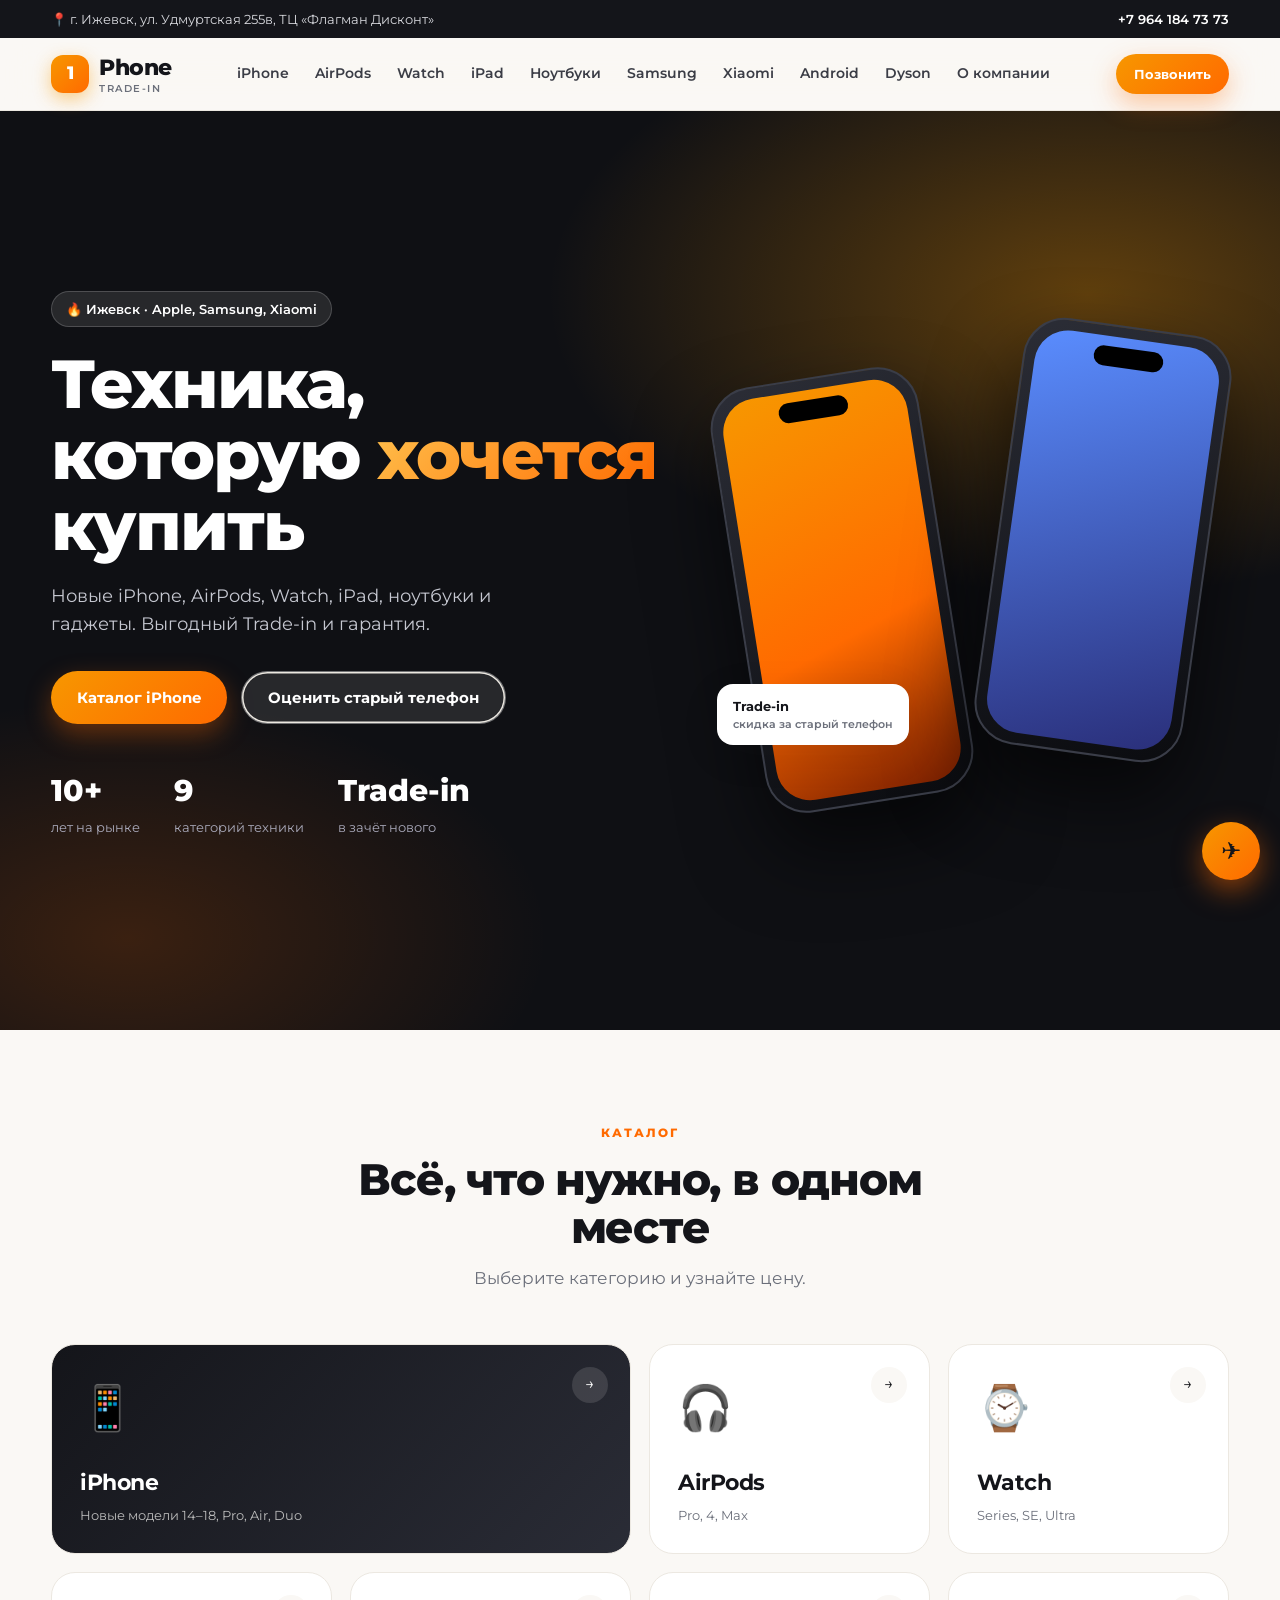
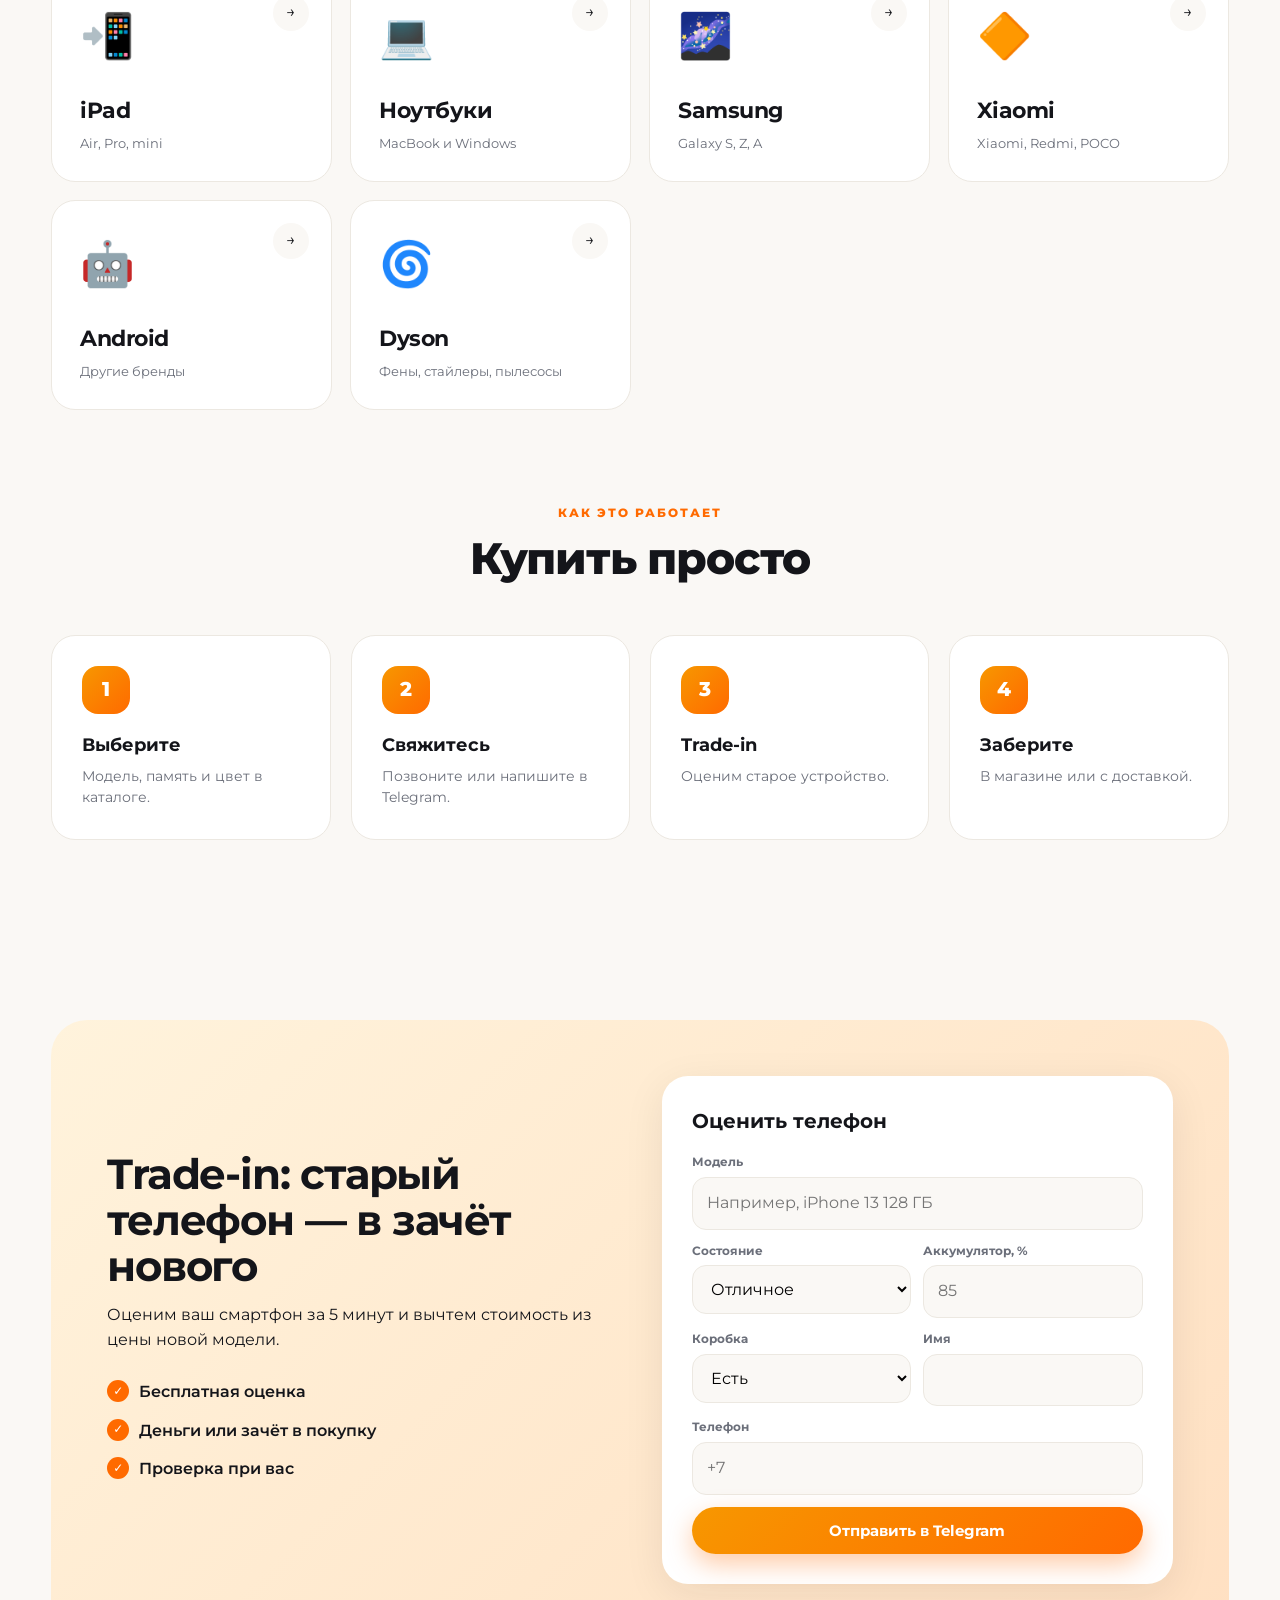
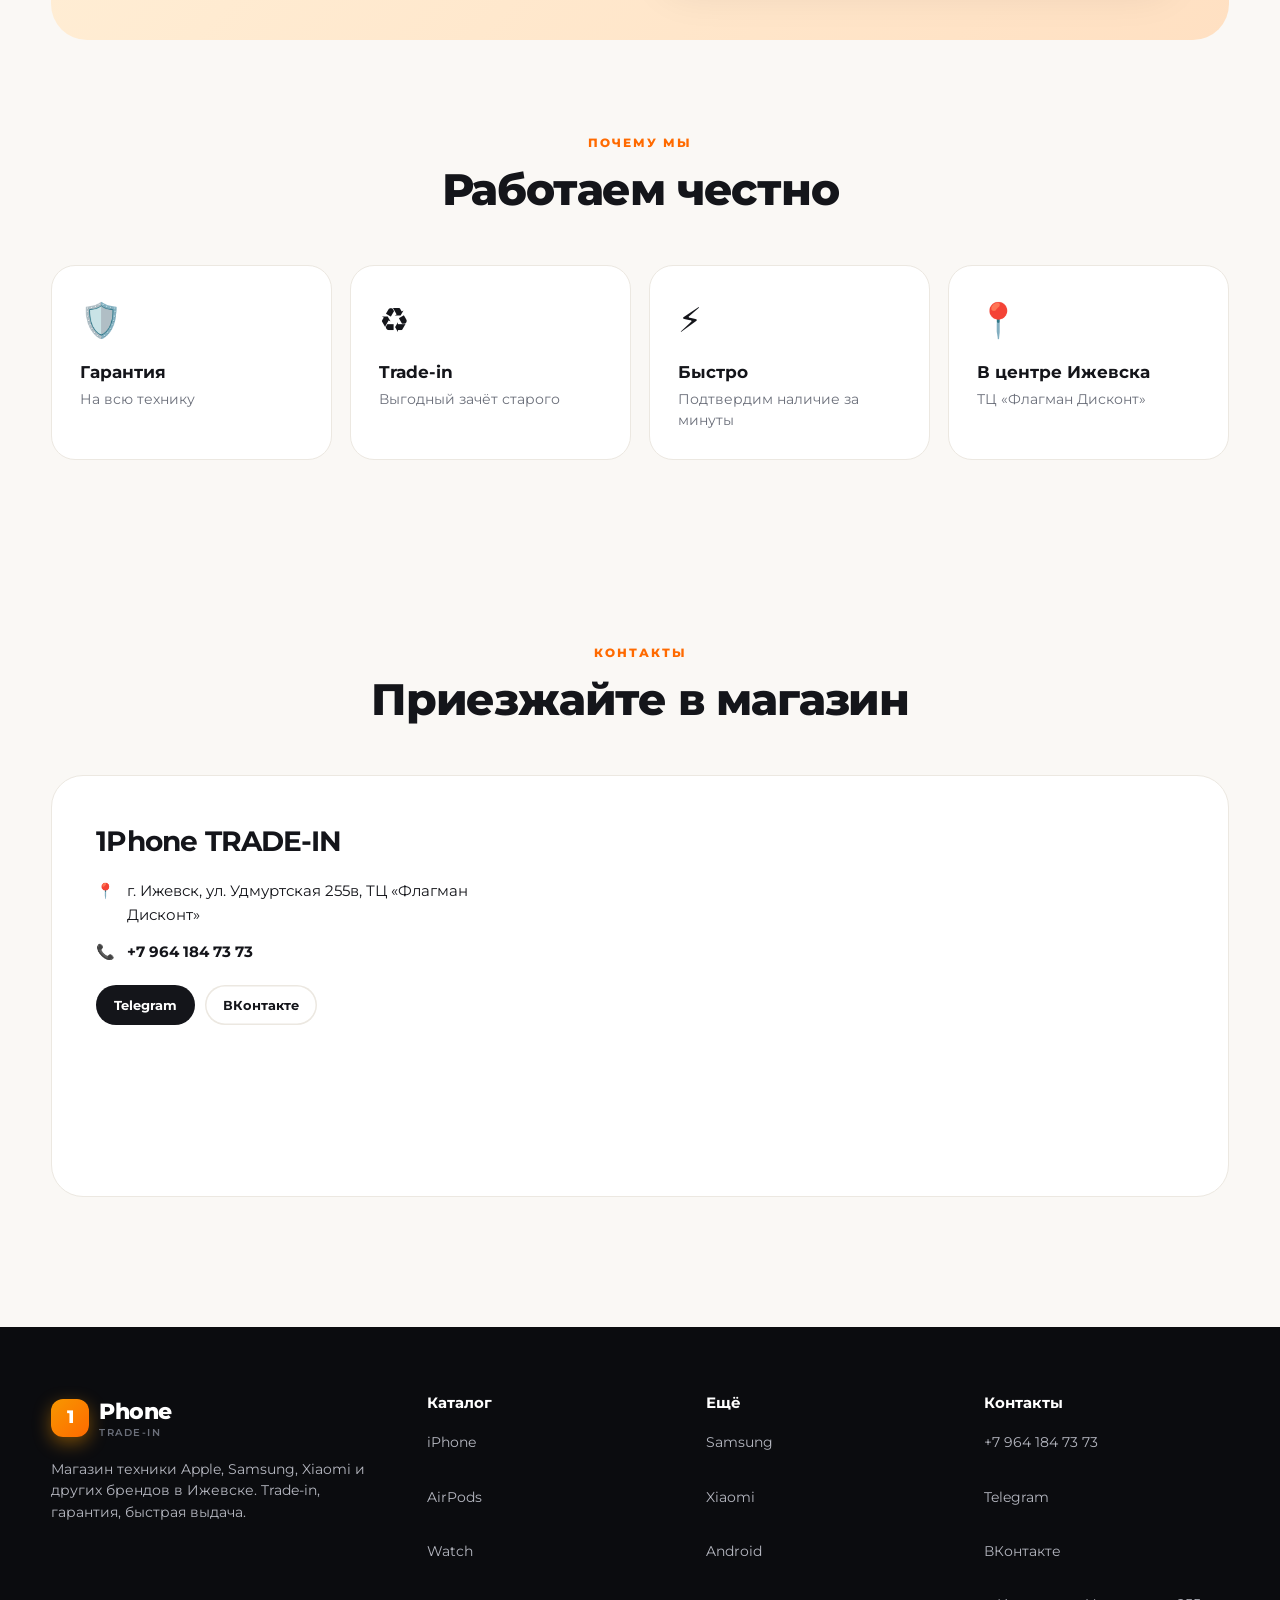
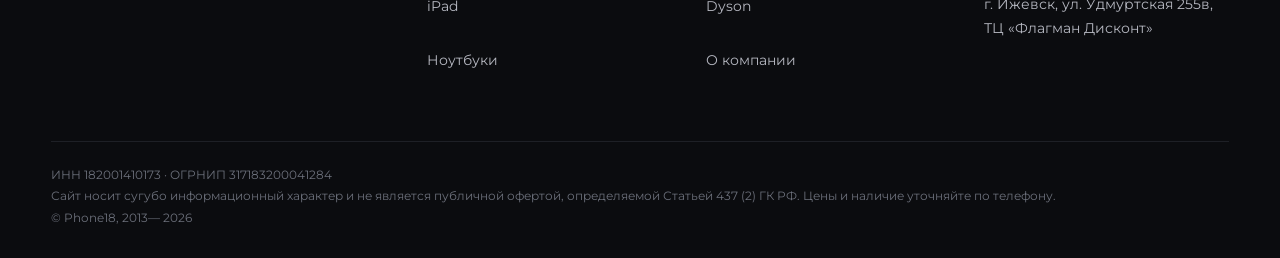
<file: index.html>
<!doctype html>
<html lang="ru">
  <head>
    <meta charset="utf-8" />
    <meta name="viewport" content="width=device-width,initial-scale=1" />
    <title>1Phone TRADE-IN — магазин техники в Ижевске</title>
    <meta
      name="description"
      content="Apple, Samsung, Xiaomi, Dyson в Ижевске. Trade-in, гарантия."
    />
    <link rel="preconnect" href="https://fonts.googleapis.com" />
    <link rel="preconnect" href="https://fonts.gstatic.com" crossorigin />
    <link
      href="https://fonts.googleapis.com/css2?family=Montserrat:wght@400;500;600;700;800&display=swap&subset=cyrillic"
      rel="stylesheet"
    />
    <link rel="stylesheet" href="main.css" />
  </head>
  <body>
    <div class="topbar">
      <div class="wrap">
        <span>📍 г. Ижевск, ул. Удмуртская 255в, ТЦ «Флагман Дисконт»</span>
        <span class="hide2"><a href="tel:+79641847373">+7 964 184 73 73</a></span>
      </div>
    </div>
    <header class="nav">
      <div class="wrap">
        <a class="logo" href="index.html">
          <i>1</i>
          <span>
            Phone
            <small>TRADE-IN</small>
          </span>
        </a>
        <nav class="menu">
          <ul>
            <li><a href="iphone.html">iPhone</a></li>
            <li><a href="airpods.html">AirPods</a></li>
            <li><a href="watch.html">Watch</a></li>
            <li><a href="ipad.html">iPad</a></li>
            <li><a href="laptops.html">Ноутбуки</a></li>
            <li><a href="samsung.html">Samsung</a></li>
            <li><a href="xiaomi.html">Xiaomi</a></li>
            <li><a href="android.html">Android</a></li>
            <li><a href="dyson.html">Dyson</a></li>
            <li><a href="about.html">О компании</a></li>
          </ul>
        </nav>
        <a class="btn p sm" href="tel:+79641847373">Позвонить</a>
        <button class="burger" aria-label="Меню">☰</button>
      </div>
    </header>
    <section class="hero">
      <div class="wrap">
        <div>
          <span class="tag">🔥 Ижевск · Apple, Samsung, Xiaomi</span>
          <h1>
            Техника, которую
            <em>хочется</em>
            купить
          </h1>
          <p class="lead">
            Новые iPhone, AirPods, Watch, iPad, ноутбуки и гаджеты. Выгодный Trade-in и гарантия.
          </p>
          <div class="cta">
            <a class="btn p" href="iphone.html">Каталог iPhone</a>
            <a
              class="btn g"
              href="#tradein"
              style="
                background: rgba(255, 255, 255, 0.1);
                color: #fff;
                border: 1.5px solid rgba(255, 255, 255, 0.35);
              "
            >
              Оценить старый телефон
            </a>
          </div>
          <div class="stats">
            <div>
              <b>10+</b>
              <span>лет на рынке</span>
            </div>
            <div>
              <b>9</b>
              <span>категорий техники</span>
            </div>
            <div>
              <b>Trade-in</b>
              <span>в зачёт нового</span>
            </div>
          </div>
        </div>
        <div class="phone-art">
          <div class="ph a"></div>
          <div class="ph b"></div>
          <div class="float f1">
            Trade-in
            <span>скидка за старый телефон</span>
          </div>
        </div>
      </div>
    </section>
    <section>
      <div class="wrap">
        <div class="sh rv-in">
          <small>Каталог</small>
          <h2>Всё, что нужно, в одном месте</h2>
          <p>Выберите категорию и узнайте цену.</p>
        </div>
        <div class="cats">
          <a class="cat big rv-in" href="iphone.html">
            <span class="ar">→</span>
            <div class="ic">📱</div>
            <div>
              <h3>iPhone</h3>
              <p>Новые модели 14–18, Pro, Air, Duo</p>
            </div>
          </a>
          <a class="cat rv-in" href="airpods.html">
            <span class="ar">→</span>
            <div class="ic">🎧</div>
            <div>
              <h3>AirPods</h3>
              <p>Pro, 4, Max</p>
            </div>
          </a>
          <a class="cat rv-in" href="watch.html">
            <span class="ar">→</span>
            <div class="ic">⌚</div>
            <div>
              <h3>Watch</h3>
              <p>Series, SE, Ultra</p>
            </div>
          </a>
          <a class="cat rv-in" href="ipad.html">
            <span class="ar">→</span>
            <div class="ic">📲</div>
            <div>
              <h3>iPad</h3>
              <p>Air, Pro, mini</p>
            </div>
          </a>
          <a class="cat rv-in" href="laptops.html">
            <span class="ar">→</span>
            <div class="ic">💻</div>
            <div>
              <h3>Ноутбуки</h3>
              <p>MacBook и Windows</p>
            </div>
          </a>
          <a class="cat rv-in" href="samsung.html">
            <span class="ar">→</span>
            <div class="ic">🌌</div>
            <div>
              <h3>Samsung</h3>
              <p>Galaxy S, Z, A</p>
            </div>
          </a>
          <a class="cat rv-in" href="xiaomi.html">
            <span class="ar">→</span>
            <div class="ic">🔶</div>
            <div>
              <h3>Xiaomi</h3>
              <p>Xiaomi, Redmi, POCO</p>
            </div>
          </a>
          <a class="cat rv-in" href="android.html">
            <span class="ar">→</span>
            <div class="ic">🤖</div>
            <div>
              <h3>Android</h3>
              <p>Другие бренды</p>
            </div>
          </a>
          <a class="cat rv-in" href="dyson.html">
            <span class="ar">→</span>
            <div class="ic">🌀</div>
            <div>
              <h3>Dyson</h3>
              <p>Фены, стайлеры, пылесосы</p>
            </div>
          </a>
        </div>
      </div>
    </section>
    <section style="padding-top: 0">
      <div class="wrap">
        <div class="sh rv-in">
          <small>Как это работает</small>
          <h2>Купить просто</h2>
        </div>
        <div class="steps">
          <div class="step rv-in">
            <h4>Выберите</h4>
            <p>Модель, память и цвет в каталоге.</p>
          </div>
          <div class="step rv-in">
            <h4>Свяжитесь</h4>
            <p>Позвоните или напишите в Telegram.</p>
          </div>
          <div class="step rv-in">
            <h4>Trade-in</h4>
            <p>Оценим старое устройство.</p>
          </div>
          <div class="step rv-in">
            <h4>Заберите</h4>
            <p>В магазине или с доставкой.</p>
          </div>
        </div>
      </div>
    </section>
    <div id="tradein">
      <section>
        <div class="wrap">
          <div class="tradein rv-in">
            <div>
              <h2>Trade-in: старый телефон — в зачёт нового</h2>
              <p>Оценим ваш смартфон за 5 минут и вычтем стоимость из цены новой модели.</p>
              <ul>
                <li>Бесплатная оценка</li>
                <li>Деньги или зачёт в покупку</li>
                <li>Проверка при вас</li>
              </ul>
            </div>
            <form class="form" id="tradein-form">
              <h3>Оценить телефон</h3>
              <div class="fld">
                <label>Модель</label>
                <input name="model" required placeholder="Например, iPhone 13 128 ГБ" />
              </div>
              <div class="row2">
                <div class="fld">
                  <label>Состояние</label>
                  <select name="cond">
                    <option>Отличное</option>
                    <option>Хорошее</option>
                    <option>Есть царапины</option>
                    <option>Требует ремонта</option>
                  </select>
                </div>
                <div class="fld">
                  <label>Аккумулятор, %</label>
                  <input name="bat" inputmode="numeric" placeholder="85" />
                </div>
              </div>
              <div class="row2">
                <div class="fld">
                  <label>Коробка</label>
                  <select name="box">
                    <option>Есть</option>
                    <option>Нет</option>
                  </select>
                </div>
                <div class="fld">
                  <label>Имя</label>
                  <input name="name" required />
                </div>
              </div>
              <div class="fld">
                <label>Телефон</label>
                <input name="phone" required type="tel" placeholder="+7" />
              </div>
              <button class="btn p" style="width: 100%" type="submit">Отправить в Telegram</button>
            </form>
          </div>
        </div>
      </section>
    </div>
    <section style="padding-top: 0">
      <div class="wrap">
        <div class="sh rv-in">
          <small>Почему мы</small>
          <h2>Работаем честно</h2>
        </div>
        <div class="feat">
          <div class="fe rv-in">
            <div class="i">🛡️</div>
            <h4>Гарантия</h4>
            <p>На всю технику</p>
          </div>
          <div class="fe rv-in">
            <div class="i">♻️</div>
            <h4>Trade-in</h4>
            <p>Выгодный зачёт старого</p>
          </div>
          <div class="fe rv-in">
            <div class="i">⚡</div>
            <h4>Быстро</h4>
            <p>Подтвердим наличие за минуты</p>
          </div>
          <div class="fe rv-in">
            <div class="i">📍</div>
            <h4>В центре Ижевска</h4>
            <p>ТЦ «Флагман Дисконт»</p>
          </div>
        </div>
      </div>
    </section>
    <section>
      <div class="wrap">
        <div class="sh rv-in">
          <small>Контакты</small>
          <h2>Приезжайте в магазин</h2>
        </div>
        <div class="mapbox rv-in">
          <div class="info">
            <h3>1Phone TRADE-IN</h3>
            <div class="ln">
              📍
              <span>г. Ижевск, ул. Удмуртская 255в, ТЦ «Флагман Дисконт»</span>
            </div>
            <div class="ln">
              📞
              <a href="tel:+79641847373"><b>+7 964 184 73 73</b></a>
            </div>
            <div class="soc">
              <a class="btn d sm" href="https://t.me/hochunout" target="_blank" rel="noopener">
                Telegram
              </a>
              <a class="btn g sm" href="https://vk.com/hochunout" target="_blank" rel="noopener">
                ВКонтакте
              </a>
            </div>
          </div>
          <iframe
            src="https://yandex.ru/map-widget/v1/?text=%D0%98%D0%B6%D0%B5%D0%B2%D1%81%D0%BA%2C%20%D0%A3%D0%B4%D0%BC%D1%83%D1%80%D1%82%D1%81%D0%BA%D0%B0%D1%8F%20255%D0%B2&z=16"
            loading="lazy"
            title="Карта"
          ></iframe>
        </div>
      </div>
    </section>
    <footer>
      <div class="wrap">
        <div class="cols">
          <div>
            <a class="logo" href="index.html">
              <i>1</i>
              <span style="color: #fff">
                Phone
                <small>TRADE-IN</small>
              </span>
            </a>
            <p style="margin-top: 14px; font-size: 14px">
              Магазин техники Apple, Samsung, Xiaomi и других брендов в Ижевске. Trade-in, гарантия,
              быстрая выдача.
            </p>
          </div>
          <div>
            <h5>Каталог</h5>
            <a href="iphone.html">iPhone</a>
            <br />
            <a href="airpods.html">AirPods</a>
            <br />
            <a href="watch.html">Watch</a>
            <br />
            <a href="ipad.html">iPad</a>
            <br />
            <a href="laptops.html">Ноутбуки</a>
            <br />
          </div>
          <div>
            <h5>Ещё</h5>
            <a href="samsung.html">Samsung</a>
            <br />
            <a href="xiaomi.html">Xiaomi</a>
            <br />
            <a href="android.html">Android</a>
            <br />
            <a href="dyson.html">Dyson</a>
            <br />
            <a href="about.html">О компании</a>
            <br />
          </div>
          <div>
            <h5>Контакты</h5>
            <a href="tel:+79641847373">+7 964 184 73 73</a>
            <br />
            <a href="https://t.me/hochunout" target="_blank" rel="noopener">Telegram</a>
            <br />
            <a href="https://vk.com/hochunout" target="_blank" rel="noopener">ВКонтакте</a>
            <br />
            <span style="font-size: 14px">
              г. Ижевск, ул. Удмуртская 255в, ТЦ «Флагман Дисконт»
            </span>
          </div>
        </div>
        <div class="cp leg">
          ИНН 182001410173 · ОГРНИП 317183200041284
          <br />
          Сайт носит сугубо информационный характер и не является публичной офертой, определяемой
          Статьей 437 (2) ГК РФ. Цены и наличие уточняйте по телефону.
          <br />
          © Phone18, 2013—
          <span id="yr">2026</span>
        </div>
      </div>
    </footer>
    <a
      class="fab"
      href="https://t.me/hochunout"
      target="_blank"
      rel="noopener"
      aria-label="Telegram"
    >
      ✈️
    </a>
    <script src="main.js"></script>
  </body>
</html>
</file>
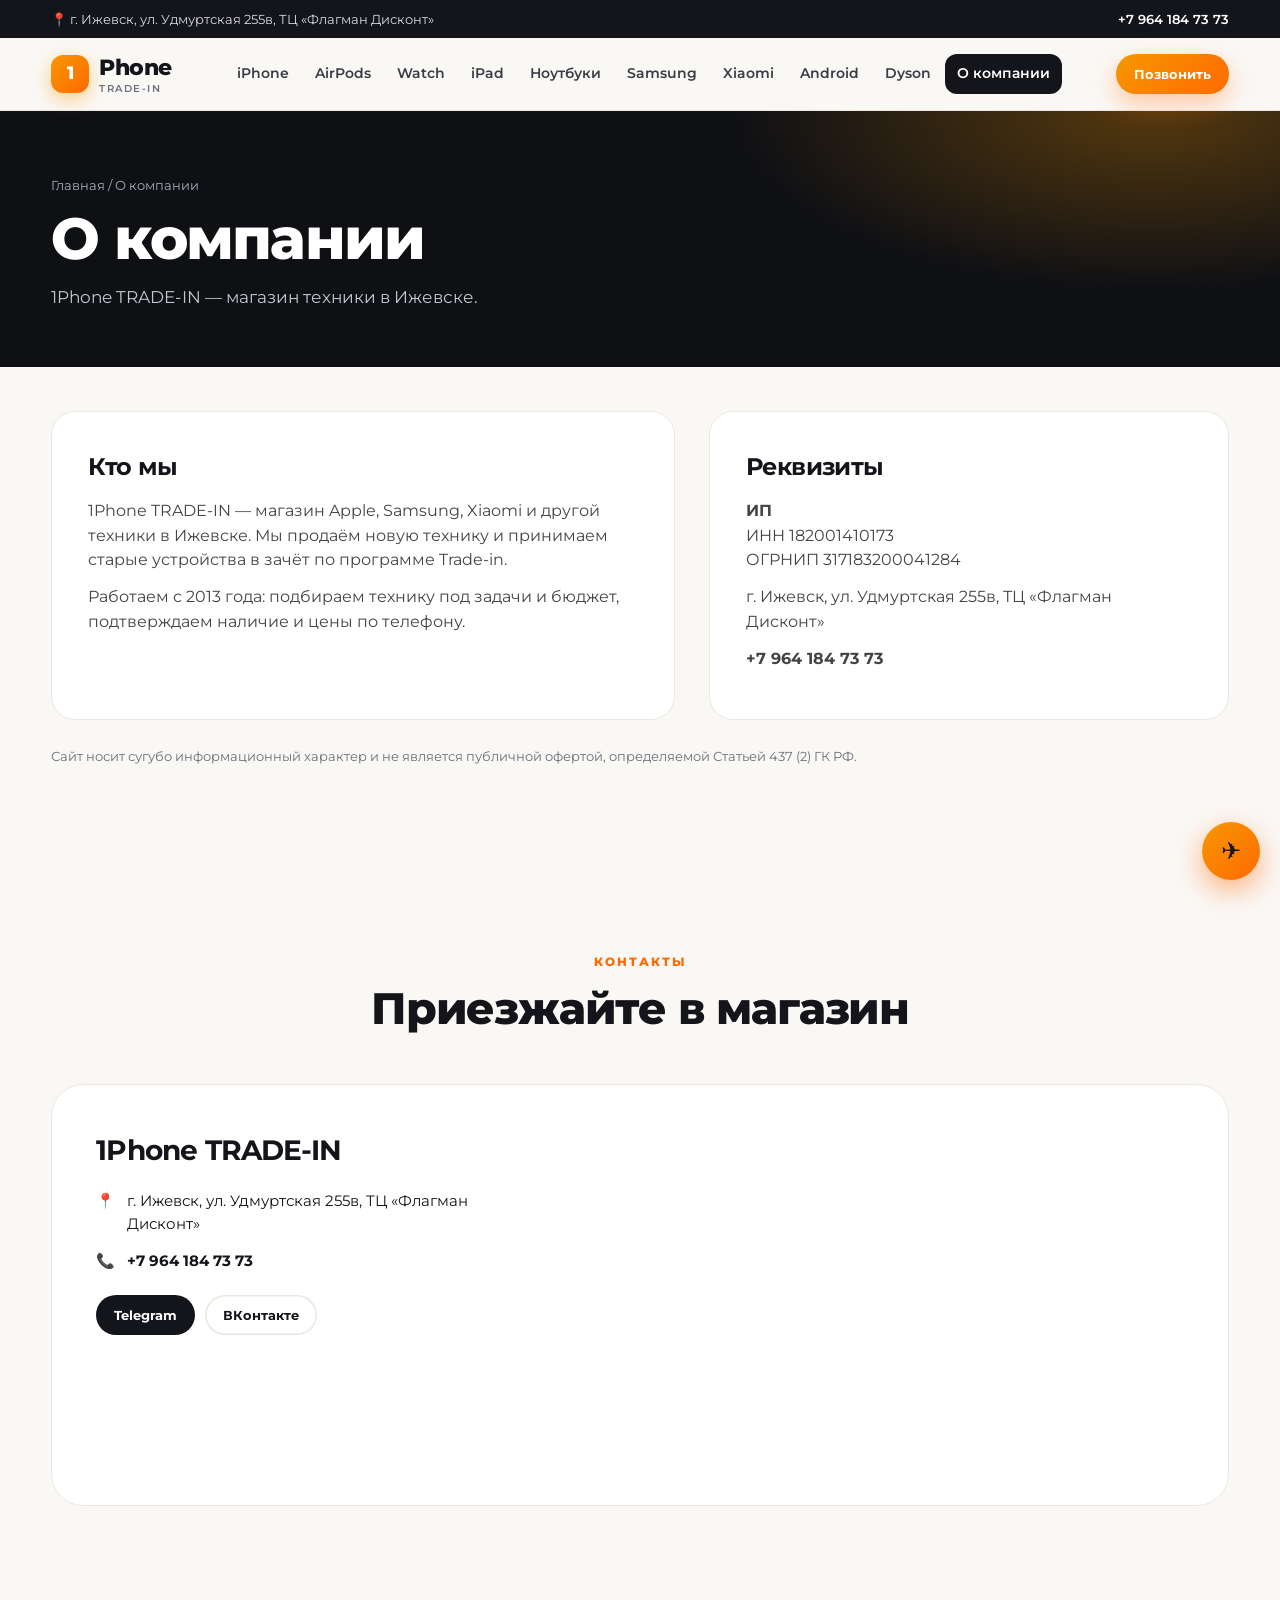
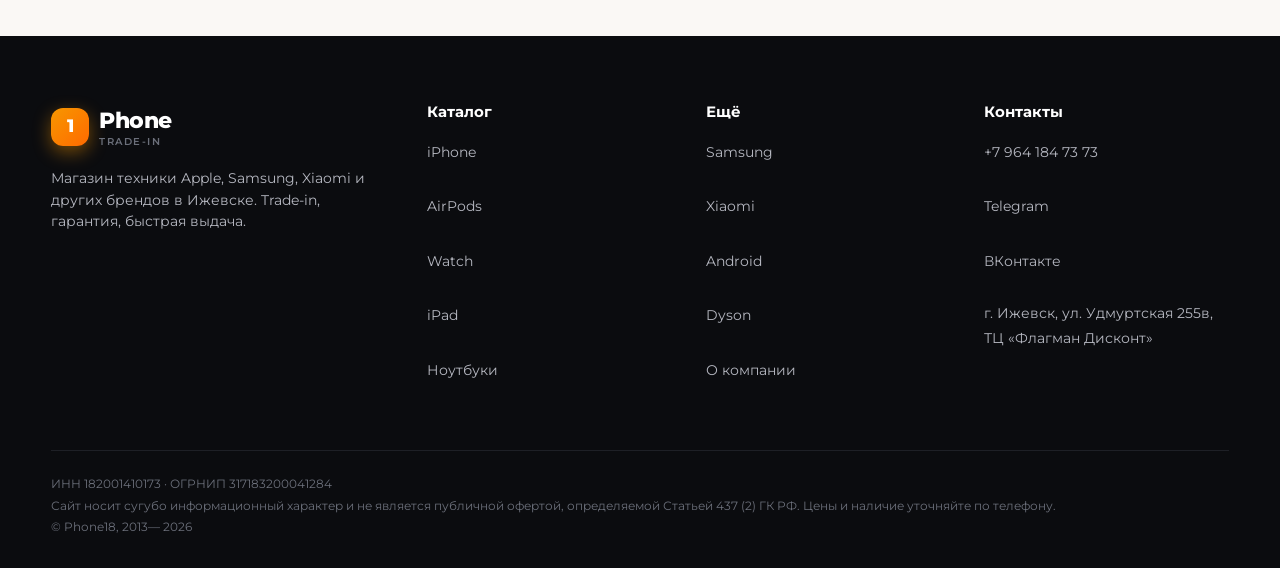
<file: about.html>
<!doctype html>
<html lang="ru">
  <head>
    <meta charset="utf-8" />
    <meta name="viewport" content="width=device-width,initial-scale=1" />
    <title>О компании | 1Phone TRADE-IN</title>
    <meta name="description" content="Магазин техники в Ижевске: реквизиты и контакты." />
    <link rel="preconnect" href="https://fonts.googleapis.com" />
    <link rel="preconnect" href="https://fonts.gstatic.com" crossorigin />
    <link
      href="https://fonts.googleapis.com/css2?family=Montserrat:wght@400;500;600;700;800&display=swap&subset=cyrillic"
      rel="stylesheet"
    />
    <link rel="stylesheet" href="main.css" />
  </head>
  <body>
    <div class="topbar">
      <div class="wrap">
        <span>📍 г. Ижевск, ул. Удмуртская 255в, ТЦ «Флагман Дисконт»</span>
        <span class="hide2"><a href="tel:+79641847373">+7 964 184 73 73</a></span>
      </div>
    </div>
    <header class="nav">
      <div class="wrap">
        <a class="logo" href="index.html">
          <i>1</i>
          <span>
            Phone
            <small>TRADE-IN</small>
          </span>
        </a>
        <nav class="menu">
          <ul>
            <li><a href="iphone.html">iPhone</a></li>
            <li><a href="airpods.html">AirPods</a></li>
            <li><a href="watch.html">Watch</a></li>
            <li><a href="ipad.html">iPad</a></li>
            <li><a href="laptops.html">Ноутбуки</a></li>
            <li><a href="samsung.html">Samsung</a></li>
            <li><a href="xiaomi.html">Xiaomi</a></li>
            <li><a href="android.html">Android</a></li>
            <li><a href="dyson.html">Dyson</a></li>
            <li><a href="about.html" class="on">О компании</a></li>
          </ul>
        </nav>
        <a class="btn p sm" href="tel:+79641847373">Позвонить</a>
        <button class="burger" aria-label="Меню">☰</button>
      </div>
    </header>
    <div class="pagehead">
      <div class="wrap">
        <div class="crumbs">
          <a href="index.html">Главная</a>
          / О компании
        </div>
        <h1>О компании</h1>
        <p>1Phone TRADE-IN — магазин техники в Ижевске.</p>
      </div>
    </div>
    <section style="padding-top: 44px">
      <div class="wrap">
        <div class="about">
          <div class="abox rv-in">
            <h3>Кто мы</h3>
            <p>
              1Phone TRADE-IN — магазин Apple, Samsung, Xiaomi и другой техники в Ижевске. Мы
              продаём новую технику и принимаем старые устройства в зачёт по программе Trade-in.
            </p>
            <p>
              Работаем с 2013 года: подбираем технику под задачи и бюджет, подтверждаем наличие и
              цены по телефону.
            </p>
          </div>
          <div class="abox rv-in">
            <h3>Реквизиты</h3>
            <p>
              <b>ИП</b>
              <br />
              ИНН 182001410173
              <br />
              ОГРНИП 317183200041284
            </p>
            <p>г. Ижевск, ул. Удмуртская 255в, ТЦ «Флагман Дисконт»</p>
            <p>
              <a href="tel:+79641847373"><b>+7 964 184 73 73</b></a>
            </p>
          </div>
        </div>
        <p class="leg" style="margin-top: 24px">
          Сайт носит сугубо информационный характер и не является публичной офертой, определяемой
          Статьей 437 (2) ГК РФ.
        </p>
      </div>
    </section>
    <section>
      <div class="wrap">
        <div class="sh rv-in">
          <small>Контакты</small>
          <h2>Приезжайте в магазин</h2>
        </div>
        <div class="mapbox rv-in">
          <div class="info">
            <h3>1Phone TRADE-IN</h3>
            <div class="ln">
              📍
              <span>г. Ижевск, ул. Удмуртская 255в, ТЦ «Флагман Дисконт»</span>
            </div>
            <div class="ln">
              📞
              <a href="tel:+79641847373"><b>+7 964 184 73 73</b></a>
            </div>
            <div class="soc">
              <a class="btn d sm" href="https://t.me/hochunout" target="_blank" rel="noopener">
                Telegram
              </a>
              <a class="btn g sm" href="https://vk.com/hochunout" target="_blank" rel="noopener">
                ВКонтакте
              </a>
            </div>
          </div>
          <iframe
            src="https://yandex.ru/map-widget/v1/?text=%D0%98%D0%B6%D0%B5%D0%B2%D1%81%D0%BA%2C%20%D0%A3%D0%B4%D0%BC%D1%83%D1%80%D1%82%D1%81%D0%BA%D0%B0%D1%8F%20255%D0%B2&z=16"
            loading="lazy"
            title="Карта"
          ></iframe>
        </div>
      </div>
    </section>
    <footer>
      <div class="wrap">
        <div class="cols">
          <div>
            <a class="logo" href="index.html">
              <i>1</i>
              <span style="color: #fff">
                Phone
                <small>TRADE-IN</small>
              </span>
            </a>
            <p style="margin-top: 14px; font-size: 14px">
              Магазин техники Apple, Samsung, Xiaomi и других брендов в Ижевске. Trade-in, гарантия,
              быстрая выдача.
            </p>
          </div>
          <div>
            <h5>Каталог</h5>
            <a href="iphone.html">iPhone</a>
            <br />
            <a href="airpods.html">AirPods</a>
            <br />
            <a href="watch.html">Watch</a>
            <br />
            <a href="ipad.html">iPad</a>
            <br />
            <a href="laptops.html">Ноутбуки</a>
            <br />
          </div>
          <div>
            <h5>Ещё</h5>
            <a href="samsung.html">Samsung</a>
            <br />
            <a href="xiaomi.html">Xiaomi</a>
            <br />
            <a href="android.html">Android</a>
            <br />
            <a href="dyson.html">Dyson</a>
            <br />
            <a href="about.html">О компании</a>
            <br />
          </div>
          <div>
            <h5>Контакты</h5>
            <a href="tel:+79641847373">+7 964 184 73 73</a>
            <br />
            <a href="https://t.me/hochunout" target="_blank" rel="noopener">Telegram</a>
            <br />
            <a href="https://vk.com/hochunout" target="_blank" rel="noopener">ВКонтакте</a>
            <br />
            <span style="font-size: 14px">
              г. Ижевск, ул. Удмуртская 255в, ТЦ «Флагман Дисконт»
            </span>
          </div>
        </div>
        <div class="cp leg">
          ИНН 182001410173 · ОГРНИП 317183200041284
          <br />
          Сайт носит сугубо информационный характер и не является публичной офертой, определяемой
          Статьей 437 (2) ГК РФ. Цены и наличие уточняйте по телефону.
          <br />
          © Phone18, 2013—
          <span id="yr">2026</span>
        </div>
      </div>
    </footer>
    <a
      class="fab"
      href="https://t.me/hochunout"
      target="_blank"
      rel="noopener"
      aria-label="Telegram"
    >
      ✈️
    </a>
    <script src="main.js"></script>
  </body>
</html>
</file>
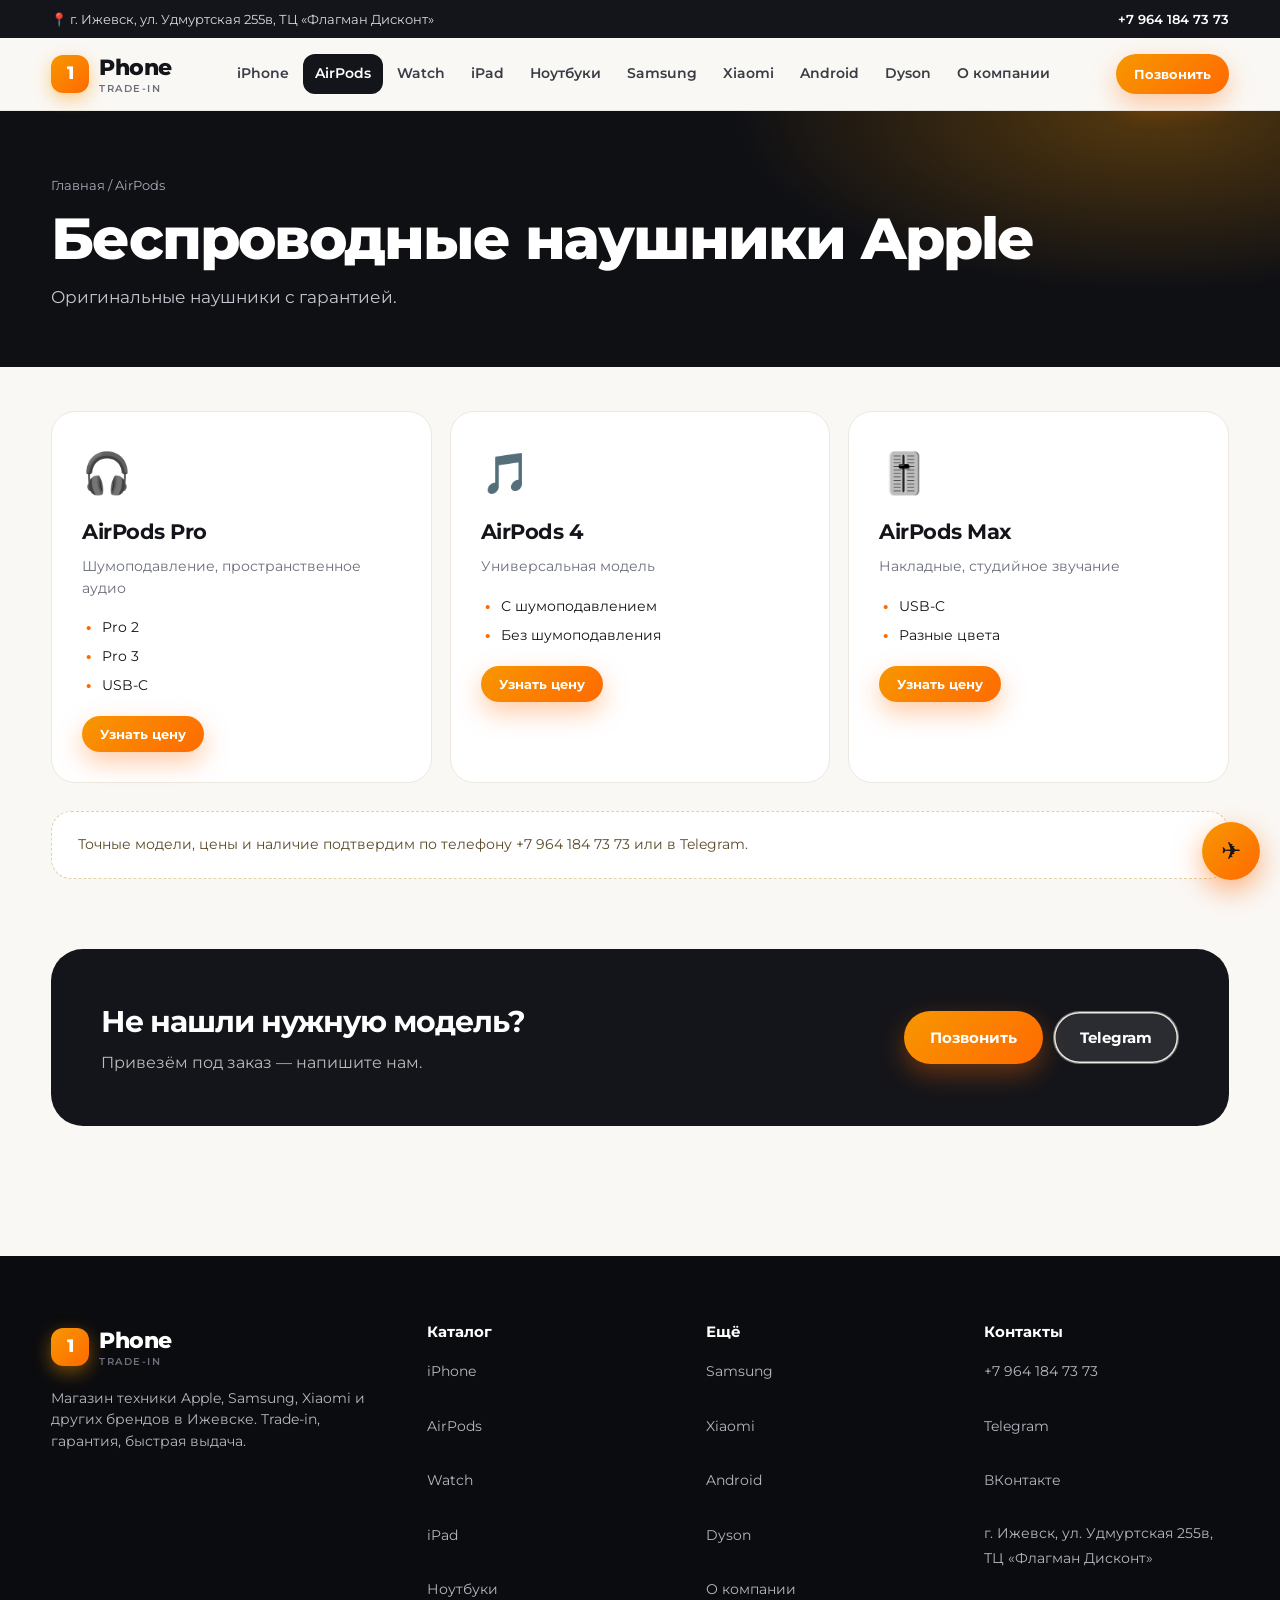
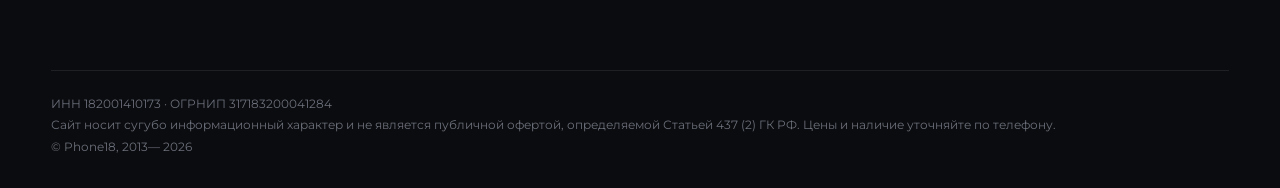
<file: airpods.html>
<!doctype html>
<html lang="ru">
  <head>
    <meta charset="utf-8" />
    <meta name="viewport" content="width=device-width,initial-scale=1" />
    <title>Беспроводные наушники Apple — купить в Ижевске | 1Phone TRADE-IN</title>
    <meta name="description" content="Оригинальные наушники с гарантией." />
    <link rel="preconnect" href="https://fonts.googleapis.com" />
    <link rel="preconnect" href="https://fonts.gstatic.com" crossorigin />
    <link
      href="https://fonts.googleapis.com/css2?family=Montserrat:wght@400;500;600;700;800&display=swap&subset=cyrillic"
      rel="stylesheet"
    />
    <link rel="stylesheet" href="main.css" />
  </head>
  <body>
    <div class="topbar">
      <div class="wrap">
        <span>📍 г. Ижевск, ул. Удмуртская 255в, ТЦ «Флагман Дисконт»</span>
        <span class="hide2"><a href="tel:+79641847373">+7 964 184 73 73</a></span>
      </div>
    </div>
    <header class="nav">
      <div class="wrap">
        <a class="logo" href="index.html">
          <i>1</i>
          <span>
            Phone
            <small>TRADE-IN</small>
          </span>
        </a>
        <nav class="menu">
          <ul>
            <li><a href="iphone.html">iPhone</a></li>
            <li><a href="airpods.html" class="on">AirPods</a></li>
            <li><a href="watch.html">Watch</a></li>
            <li><a href="ipad.html">iPad</a></li>
            <li><a href="laptops.html">Ноутбуки</a></li>
            <li><a href="samsung.html">Samsung</a></li>
            <li><a href="xiaomi.html">Xiaomi</a></li>
            <li><a href="android.html">Android</a></li>
            <li><a href="dyson.html">Dyson</a></li>
            <li><a href="about.html">О компании</a></li>
          </ul>
        </nav>
        <a class="btn p sm" href="tel:+79641847373">Позвонить</a>
        <button class="burger" aria-label="Меню">☰</button>
      </div>
    </header>
    <div class="pagehead">
      <div class="wrap">
        <div class="crumbs">
          <a href="index.html">Главная</a>
          / AirPods
        </div>
        <h1>Беспроводные наушники Apple</h1>
        <p>Оригинальные наушники с гарантией.</p>
      </div>
    </div>
    <section style="padding-top: 44px">
      <div class="wrap">
        <div class="lines">
          <div class="ln-c rv-in">
            <div class="e">🎧</div>
            <h3>AirPods Pro</h3>
            <p>Шумоподавление, пространственное аудио</p>
            <ul>
              <li>Pro 2</li>
              <li>Pro 3</li>
              <li>USB-C</li>
            </ul>
            <button class="btn p sm" style="margin-top: 16px" data-order="Узнать цену: AirPods Pro">
              Узнать цену
            </button>
          </div>
          <div class="ln-c rv-in">
            <div class="e">🎵</div>
            <h3>AirPods 4</h3>
            <p>Универсальная модель</p>
            <ul>
              <li>С шумоподавлением</li>
              <li>Без шумоподавления</li>
            </ul>
            <button class="btn p sm" style="margin-top: 16px" data-order="Узнать цену: AirPods 4">
              Узнать цену
            </button>
          </div>
          <div class="ln-c rv-in">
            <div class="e">🎚️</div>
            <h3>AirPods Max</h3>
            <p>Накладные, студийное звучание</p>
            <ul>
              <li>USB-C</li>
              <li>Разные цвета</li>
            </ul>
            <button class="btn p sm" style="margin-top: 16px" data-order="Узнать цену: AirPods Max">
              Узнать цену
            </button>
          </div>
        </div>
        <p class="note" style="margin-top: 28px">
          Точные модели, цены и наличие подтвердим по телефону +7 964 184 73 73 или в Telegram.
        </p>
        <div class="banner rv-in">
          <div>
            <h3>Не нашли нужную модель?</h3>
            <p>Привезём под заказ — напишите нам.</p>
          </div>
          <div style="display: flex; gap: 10px; flex-wrap: wrap">
            <a class="btn p" href="tel:+79641847373">Позвонить</a>
            <a
              class="btn g"
              style="
                background: rgba(255, 255, 255, 0.1);
                color: #fff;
                border: 1.5px solid rgba(255, 255, 255, 0.35);
              "
              href="https://t.me/hochunout"
              target="_blank"
              rel="noopener"
            >
              Telegram
            </a>
          </div>
        </div>
      </div>
    </section>
    <footer>
      <div class="wrap">
        <div class="cols">
          <div>
            <a class="logo" href="index.html">
              <i>1</i>
              <span style="color: #fff">
                Phone
                <small>TRADE-IN</small>
              </span>
            </a>
            <p style="margin-top: 14px; font-size: 14px">
              Магазин техники Apple, Samsung, Xiaomi и других брендов в Ижевске. Trade-in, гарантия,
              быстрая выдача.
            </p>
          </div>
          <div>
            <h5>Каталог</h5>
            <a href="iphone.html">iPhone</a>
            <br />
            <a href="airpods.html">AirPods</a>
            <br />
            <a href="watch.html">Watch</a>
            <br />
            <a href="ipad.html">iPad</a>
            <br />
            <a href="laptops.html">Ноутбуки</a>
            <br />
          </div>
          <div>
            <h5>Ещё</h5>
            <a href="samsung.html">Samsung</a>
            <br />
            <a href="xiaomi.html">Xiaomi</a>
            <br />
            <a href="android.html">Android</a>
            <br />
            <a href="dyson.html">Dyson</a>
            <br />
            <a href="about.html">О компании</a>
            <br />
          </div>
          <div>
            <h5>Контакты</h5>
            <a href="tel:+79641847373">+7 964 184 73 73</a>
            <br />
            <a href="https://t.me/hochunout" target="_blank" rel="noopener">Telegram</a>
            <br />
            <a href="https://vk.com/hochunout" target="_blank" rel="noopener">ВКонтакте</a>
            <br />
            <span style="font-size: 14px">
              г. Ижевск, ул. Удмуртская 255в, ТЦ «Флагман Дисконт»
            </span>
          </div>
        </div>
        <div class="cp leg">
          ИНН 182001410173 · ОГРНИП 317183200041284
          <br />
          Сайт носит сугубо информационный характер и не является публичной офертой, определяемой
          Статьей 437 (2) ГК РФ. Цены и наличие уточняйте по телефону.
          <br />
          © Phone18, 2013—
          <span id="yr">2026</span>
        </div>
      </div>
    </footer>
    <a
      class="fab"
      href="https://t.me/hochunout"
      target="_blank"
      rel="noopener"
      aria-label="Telegram"
    >
      ✈️
    </a>
    <script src="main.js"></script>
  </body>
</html>
</file>
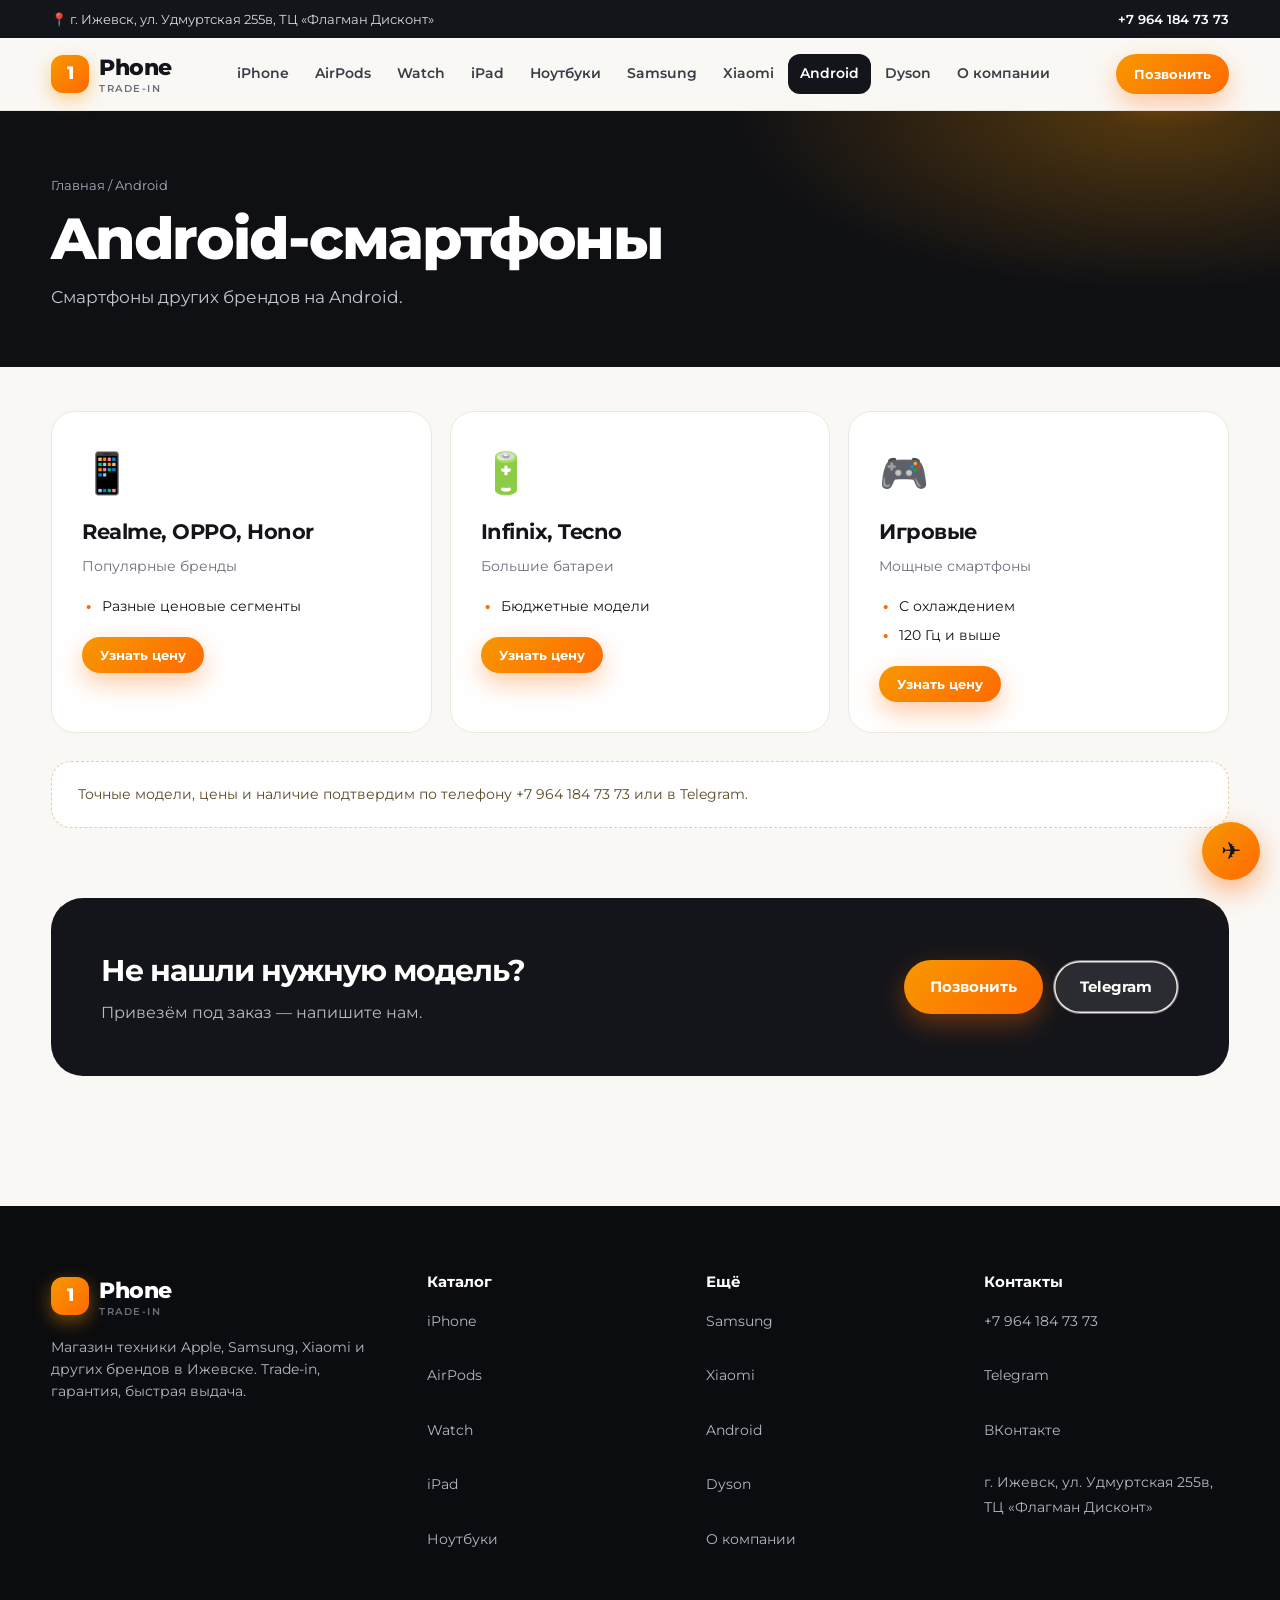
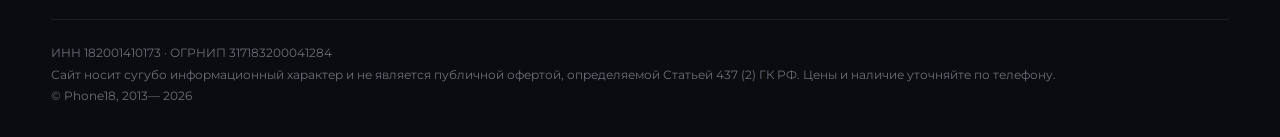
<file: android.html>
<!doctype html>
<html lang="ru">
  <head>
    <meta charset="utf-8" />
    <meta name="viewport" content="width=device-width,initial-scale=1" />
    <title>Android-смартфоны — купить в Ижевске | 1Phone TRADE-IN</title>
    <meta name="description" content="Смартфоны других брендов на Android." />
    <link rel="preconnect" href="https://fonts.googleapis.com" />
    <link rel="preconnect" href="https://fonts.gstatic.com" crossorigin />
    <link
      href="https://fonts.googleapis.com/css2?family=Montserrat:wght@400;500;600;700;800&display=swap&subset=cyrillic"
      rel="stylesheet"
    />
    <link rel="stylesheet" href="main.css" />
  </head>
  <body>
    <div class="topbar">
      <div class="wrap">
        <span>📍 г. Ижевск, ул. Удмуртская 255в, ТЦ «Флагман Дисконт»</span>
        <span class="hide2"><a href="tel:+79641847373">+7 964 184 73 73</a></span>
      </div>
    </div>
    <header class="nav">
      <div class="wrap">
        <a class="logo" href="index.html">
          <i>1</i>
          <span>
            Phone
            <small>TRADE-IN</small>
          </span>
        </a>
        <nav class="menu">
          <ul>
            <li><a href="iphone.html">iPhone</a></li>
            <li><a href="airpods.html">AirPods</a></li>
            <li><a href="watch.html">Watch</a></li>
            <li><a href="ipad.html">iPad</a></li>
            <li><a href="laptops.html">Ноутбуки</a></li>
            <li><a href="samsung.html">Samsung</a></li>
            <li><a href="xiaomi.html">Xiaomi</a></li>
            <li><a href="android.html" class="on">Android</a></li>
            <li><a href="dyson.html">Dyson</a></li>
            <li><a href="about.html">О компании</a></li>
          </ul>
        </nav>
        <a class="btn p sm" href="tel:+79641847373">Позвонить</a>
        <button class="burger" aria-label="Меню">☰</button>
      </div>
    </header>
    <div class="pagehead">
      <div class="wrap">
        <div class="crumbs">
          <a href="index.html">Главная</a>
          / Android
        </div>
        <h1>Android-смартфоны</h1>
        <p>Смартфоны других брендов на Android.</p>
      </div>
    </div>
    <section style="padding-top: 44px">
      <div class="wrap">
        <div class="lines">
          <div class="ln-c rv-in">
            <div class="e">📱</div>
            <h3>Realme, OPPO, Honor</h3>
            <p>Популярные бренды</p>
            <ul>
              <li>Разные ценовые сегменты</li>
            </ul>
            <button
              class="btn p sm"
              style="margin-top: 16px"
              data-order="Узнать цену: Realme, OPPO, Honor"
            >
              Узнать цену
            </button>
          </div>
          <div class="ln-c rv-in">
            <div class="e">🔋</div>
            <h3>Infinix, Tecno</h3>
            <p>Большие батареи</p>
            <ul>
              <li>Бюджетные модели</li>
            </ul>
            <button
              class="btn p sm"
              style="margin-top: 16px"
              data-order="Узнать цену: Infinix, Tecno"
            >
              Узнать цену
            </button>
          </div>
          <div class="ln-c rv-in">
            <div class="e">🎮</div>
            <h3>Игровые</h3>
            <p>Мощные смартфоны</p>
            <ul>
              <li>С охлаждением</li>
              <li>120 Гц и выше</li>
            </ul>
            <button class="btn p sm" style="margin-top: 16px" data-order="Узнать цену: Игровые">
              Узнать цену
            </button>
          </div>
        </div>
        <p class="note" style="margin-top: 28px">
          Точные модели, цены и наличие подтвердим по телефону +7 964 184 73 73 или в Telegram.
        </p>
        <div class="banner rv-in">
          <div>
            <h3>Не нашли нужную модель?</h3>
            <p>Привезём под заказ — напишите нам.</p>
          </div>
          <div style="display: flex; gap: 10px; flex-wrap: wrap">
            <a class="btn p" href="tel:+79641847373">Позвонить</a>
            <a
              class="btn g"
              style="
                background: rgba(255, 255, 255, 0.1);
                color: #fff;
                border: 1.5px solid rgba(255, 255, 255, 0.35);
              "
              href="https://t.me/hochunout"
              target="_blank"
              rel="noopener"
            >
              Telegram
            </a>
          </div>
        </div>
      </div>
    </section>
    <footer>
      <div class="wrap">
        <div class="cols">
          <div>
            <a class="logo" href="index.html">
              <i>1</i>
              <span style="color: #fff">
                Phone
                <small>TRADE-IN</small>
              </span>
            </a>
            <p style="margin-top: 14px; font-size: 14px">
              Магазин техники Apple, Samsung, Xiaomi и других брендов в Ижевске. Trade-in, гарантия,
              быстрая выдача.
            </p>
          </div>
          <div>
            <h5>Каталог</h5>
            <a href="iphone.html">iPhone</a>
            <br />
            <a href="airpods.html">AirPods</a>
            <br />
            <a href="watch.html">Watch</a>
            <br />
            <a href="ipad.html">iPad</a>
            <br />
            <a href="laptops.html">Ноутбуки</a>
            <br />
          </div>
          <div>
            <h5>Ещё</h5>
            <a href="samsung.html">Samsung</a>
            <br />
            <a href="xiaomi.html">Xiaomi</a>
            <br />
            <a href="android.html">Android</a>
            <br />
            <a href="dyson.html">Dyson</a>
            <br />
            <a href="about.html">О компании</a>
            <br />
          </div>
          <div>
            <h5>Контакты</h5>
            <a href="tel:+79641847373">+7 964 184 73 73</a>
            <br />
            <a href="https://t.me/hochunout" target="_blank" rel="noopener">Telegram</a>
            <br />
            <a href="https://vk.com/hochunout" target="_blank" rel="noopener">ВКонтакте</a>
            <br />
            <span style="font-size: 14px">
              г. Ижевск, ул. Удмуртская 255в, ТЦ «Флагман Дисконт»
            </span>
          </div>
        </div>
        <div class="cp leg">
          ИНН 182001410173 · ОГРНИП 317183200041284
          <br />
          Сайт носит сугубо информационный характер и не является публичной офертой, определяемой
          Статьей 437 (2) ГК РФ. Цены и наличие уточняйте по телефону.
          <br />
          © Phone18, 2013—
          <span id="yr">2026</span>
        </div>
      </div>
    </footer>
    <a
      class="fab"
      href="https://t.me/hochunout"
      target="_blank"
      rel="noopener"
      aria-label="Telegram"
    >
      ✈️
    </a>
    <script src="main.js"></script>
  </body>
</html>
</file>
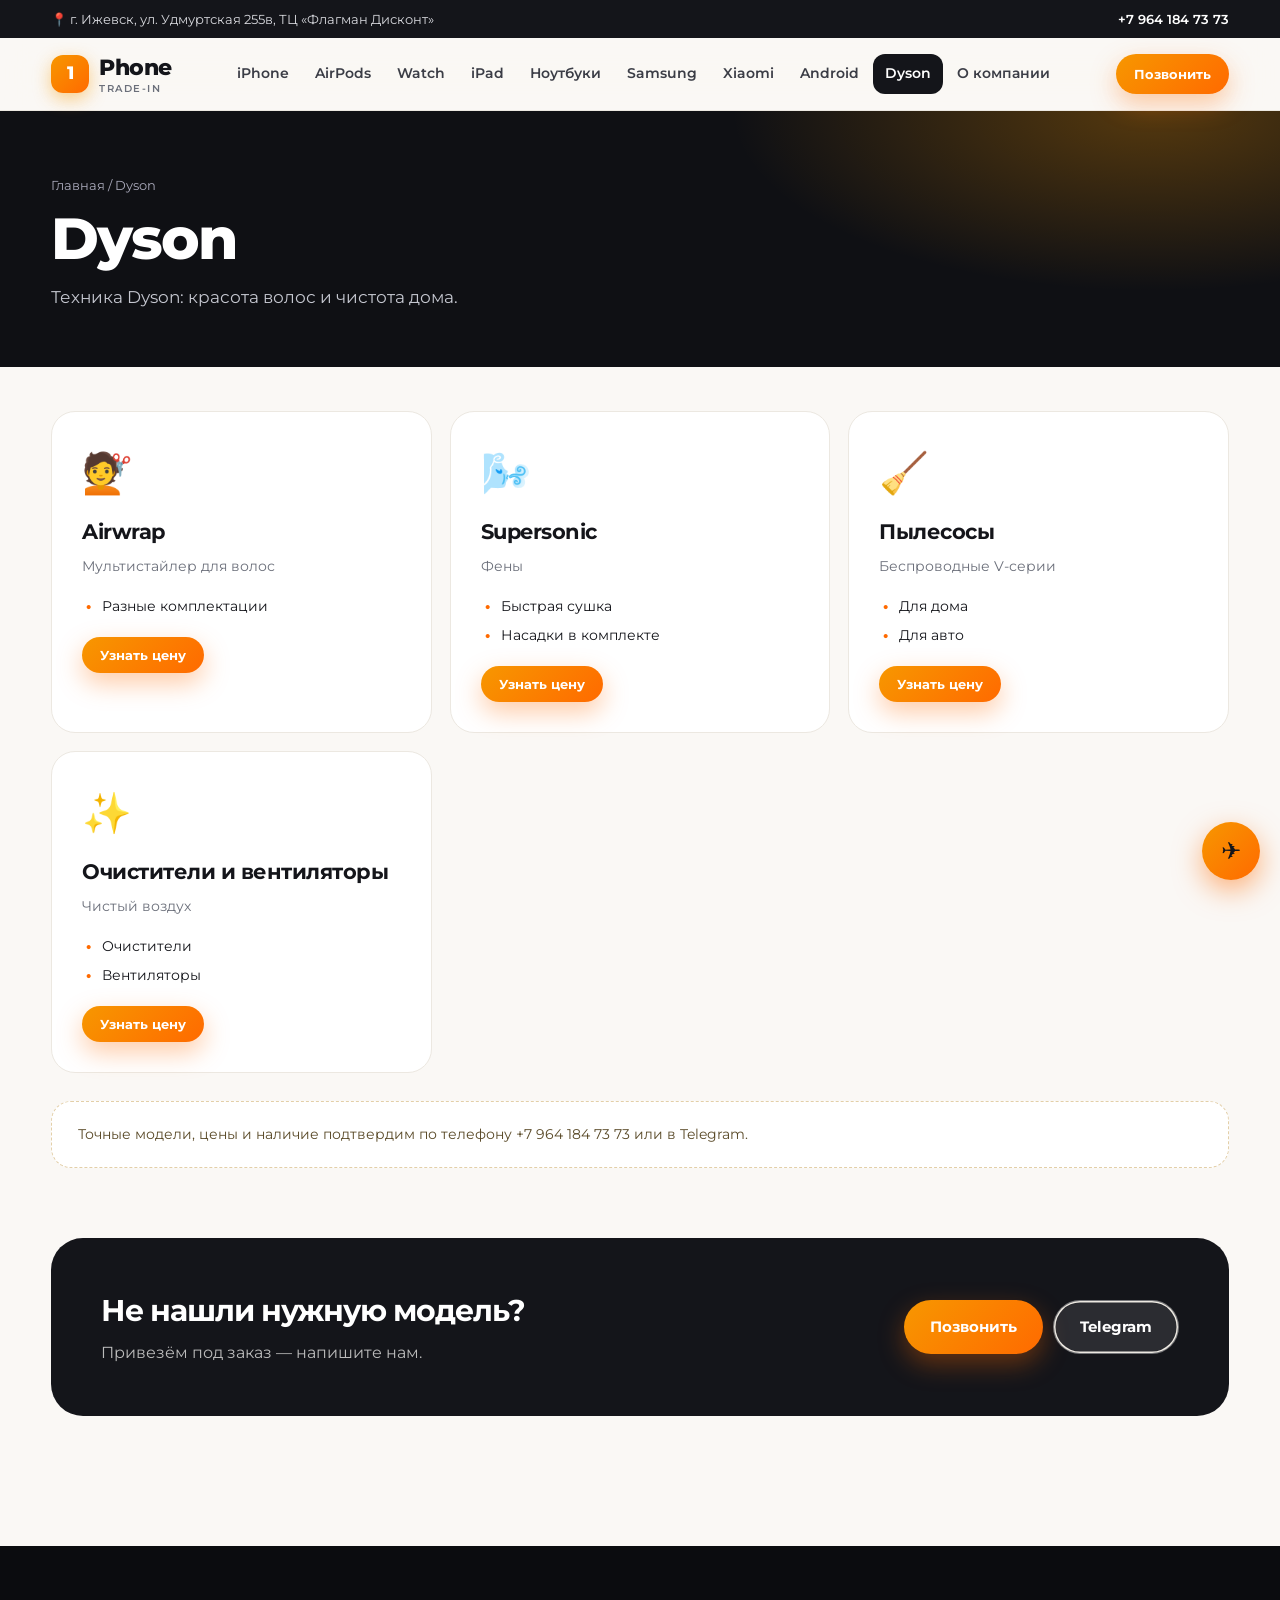
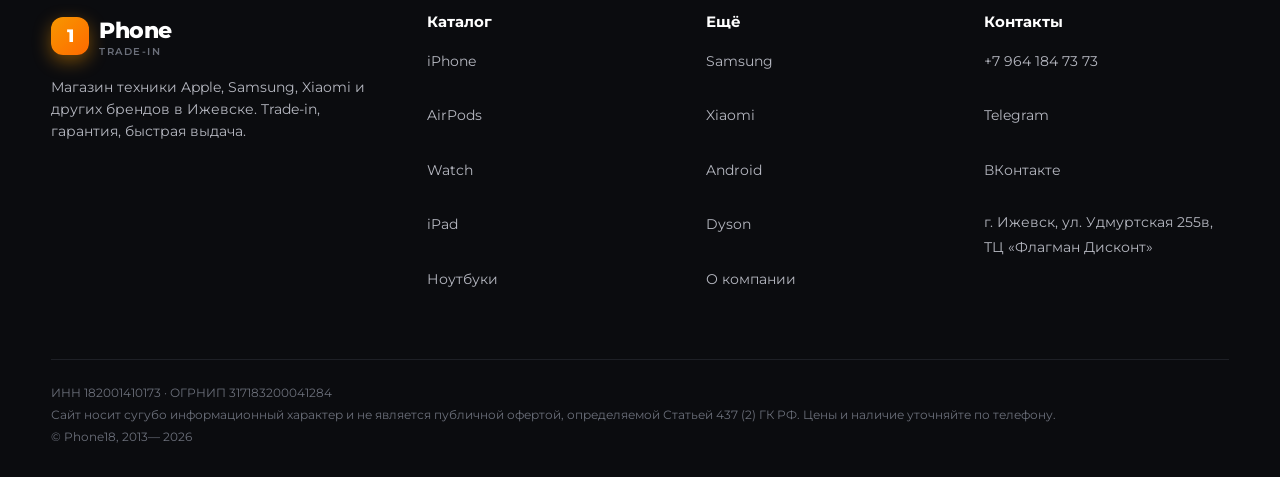
<file: dyson.html>
<!doctype html>
<html lang="ru">
  <head>
    <meta charset="utf-8" />
    <meta name="viewport" content="width=device-width,initial-scale=1" />
    <title>Dyson — купить в Ижевске | 1Phone TRADE-IN</title>
    <meta name="description" content="Техника Dyson: красота волос и чистота дома." />
    <link rel="preconnect" href="https://fonts.googleapis.com" />
    <link rel="preconnect" href="https://fonts.gstatic.com" crossorigin />
    <link
      href="https://fonts.googleapis.com/css2?family=Montserrat:wght@400;500;600;700;800&display=swap&subset=cyrillic"
      rel="stylesheet"
    />
    <link rel="stylesheet" href="main.css" />
  </head>
  <body>
    <div class="topbar">
      <div class="wrap">
        <span>📍 г. Ижевск, ул. Удмуртская 255в, ТЦ «Флагман Дисконт»</span>
        <span class="hide2"><a href="tel:+79641847373">+7 964 184 73 73</a></span>
      </div>
    </div>
    <header class="nav">
      <div class="wrap">
        <a class="logo" href="index.html">
          <i>1</i>
          <span>
            Phone
            <small>TRADE-IN</small>
          </span>
        </a>
        <nav class="menu">
          <ul>
            <li><a href="iphone.html">iPhone</a></li>
            <li><a href="airpods.html">AirPods</a></li>
            <li><a href="watch.html">Watch</a></li>
            <li><a href="ipad.html">iPad</a></li>
            <li><a href="laptops.html">Ноутбуки</a></li>
            <li><a href="samsung.html">Samsung</a></li>
            <li><a href="xiaomi.html">Xiaomi</a></li>
            <li><a href="android.html">Android</a></li>
            <li><a href="dyson.html" class="on">Dyson</a></li>
            <li><a href="about.html">О компании</a></li>
          </ul>
        </nav>
        <a class="btn p sm" href="tel:+79641847373">Позвонить</a>
        <button class="burger" aria-label="Меню">☰</button>
      </div>
    </header>
    <div class="pagehead">
      <div class="wrap">
        <div class="crumbs">
          <a href="index.html">Главная</a>
          / Dyson
        </div>
        <h1>Dyson</h1>
        <p>Техника Dyson: красота волос и чистота дома.</p>
      </div>
    </div>
    <section style="padding-top: 44px">
      <div class="wrap">
        <div class="lines">
          <div class="ln-c rv-in">
            <div class="e">💇</div>
            <h3>Airwrap</h3>
            <p>Мультистайлер для волос</p>
            <ul>
              <li>Разные комплектации</li>
            </ul>
            <button class="btn p sm" style="margin-top: 16px" data-order="Узнать цену: Airwrap">
              Узнать цену
            </button>
          </div>
          <div class="ln-c rv-in">
            <div class="e">🌬️</div>
            <h3>Supersonic</h3>
            <p>Фены</p>
            <ul>
              <li>Быстрая сушка</li>
              <li>Насадки в комплекте</li>
            </ul>
            <button class="btn p sm" style="margin-top: 16px" data-order="Узнать цену: Supersonic">
              Узнать цену
            </button>
          </div>
          <div class="ln-c rv-in">
            <div class="e">🧹</div>
            <h3>Пылесосы</h3>
            <p>Беспроводные V-серии</p>
            <ul>
              <li>Для дома</li>
              <li>Для авто</li>
            </ul>
            <button class="btn p sm" style="margin-top: 16px" data-order="Узнать цену: Пылесосы">
              Узнать цену
            </button>
          </div>
          <div class="ln-c rv-in">
            <div class="e">✨</div>
            <h3>Очистители и вентиляторы</h3>
            <p>Чистый воздух</p>
            <ul>
              <li>Очистители</li>
              <li>Вентиляторы</li>
            </ul>
            <button
              class="btn p sm"
              style="margin-top: 16px"
              data-order="Узнать цену: Очистители и вентиляторы"
            >
              Узнать цену
            </button>
          </div>
        </div>
        <p class="note" style="margin-top: 28px">
          Точные модели, цены и наличие подтвердим по телефону +7 964 184 73 73 или в Telegram.
        </p>
        <div class="banner rv-in">
          <div>
            <h3>Не нашли нужную модель?</h3>
            <p>Привезём под заказ — напишите нам.</p>
          </div>
          <div style="display: flex; gap: 10px; flex-wrap: wrap">
            <a class="btn p" href="tel:+79641847373">Позвонить</a>
            <a
              class="btn g"
              style="
                background: rgba(255, 255, 255, 0.1);
                color: #fff;
                border: 1.5px solid rgba(255, 255, 255, 0.35);
              "
              href="https://t.me/hochunout"
              target="_blank"
              rel="noopener"
            >
              Telegram
            </a>
          </div>
        </div>
      </div>
    </section>
    <footer>
      <div class="wrap">
        <div class="cols">
          <div>
            <a class="logo" href="index.html">
              <i>1</i>
              <span style="color: #fff">
                Phone
                <small>TRADE-IN</small>
              </span>
            </a>
            <p style="margin-top: 14px; font-size: 14px">
              Магазин техники Apple, Samsung, Xiaomi и других брендов в Ижевске. Trade-in, гарантия,
              быстрая выдача.
            </p>
          </div>
          <div>
            <h5>Каталог</h5>
            <a href="iphone.html">iPhone</a>
            <br />
            <a href="airpods.html">AirPods</a>
            <br />
            <a href="watch.html">Watch</a>
            <br />
            <a href="ipad.html">iPad</a>
            <br />
            <a href="laptops.html">Ноутбуки</a>
            <br />
          </div>
          <div>
            <h5>Ещё</h5>
            <a href="samsung.html">Samsung</a>
            <br />
            <a href="xiaomi.html">Xiaomi</a>
            <br />
            <a href="android.html">Android</a>
            <br />
            <a href="dyson.html">Dyson</a>
            <br />
            <a href="about.html">О компании</a>
            <br />
          </div>
          <div>
            <h5>Контакты</h5>
            <a href="tel:+79641847373">+7 964 184 73 73</a>
            <br />
            <a href="https://t.me/hochunout" target="_blank" rel="noopener">Telegram</a>
            <br />
            <a href="https://vk.com/hochunout" target="_blank" rel="noopener">ВКонтакте</a>
            <br />
            <span style="font-size: 14px">
              г. Ижевск, ул. Удмуртская 255в, ТЦ «Флагман Дисконт»
            </span>
          </div>
        </div>
        <div class="cp leg">
          ИНН 182001410173 · ОГРНИП 317183200041284
          <br />
          Сайт носит сугубо информационный характер и не является публичной офертой, определяемой
          Статьей 437 (2) ГК РФ. Цены и наличие уточняйте по телефону.
          <br />
          © Phone18, 2013—
          <span id="yr">2026</span>
        </div>
      </div>
    </footer>
    <a
      class="fab"
      href="https://t.me/hochunout"
      target="_blank"
      rel="noopener"
      aria-label="Telegram"
    >
      ✈️
    </a>
    <script src="main.js"></script>
  </body>
</html>
</file>
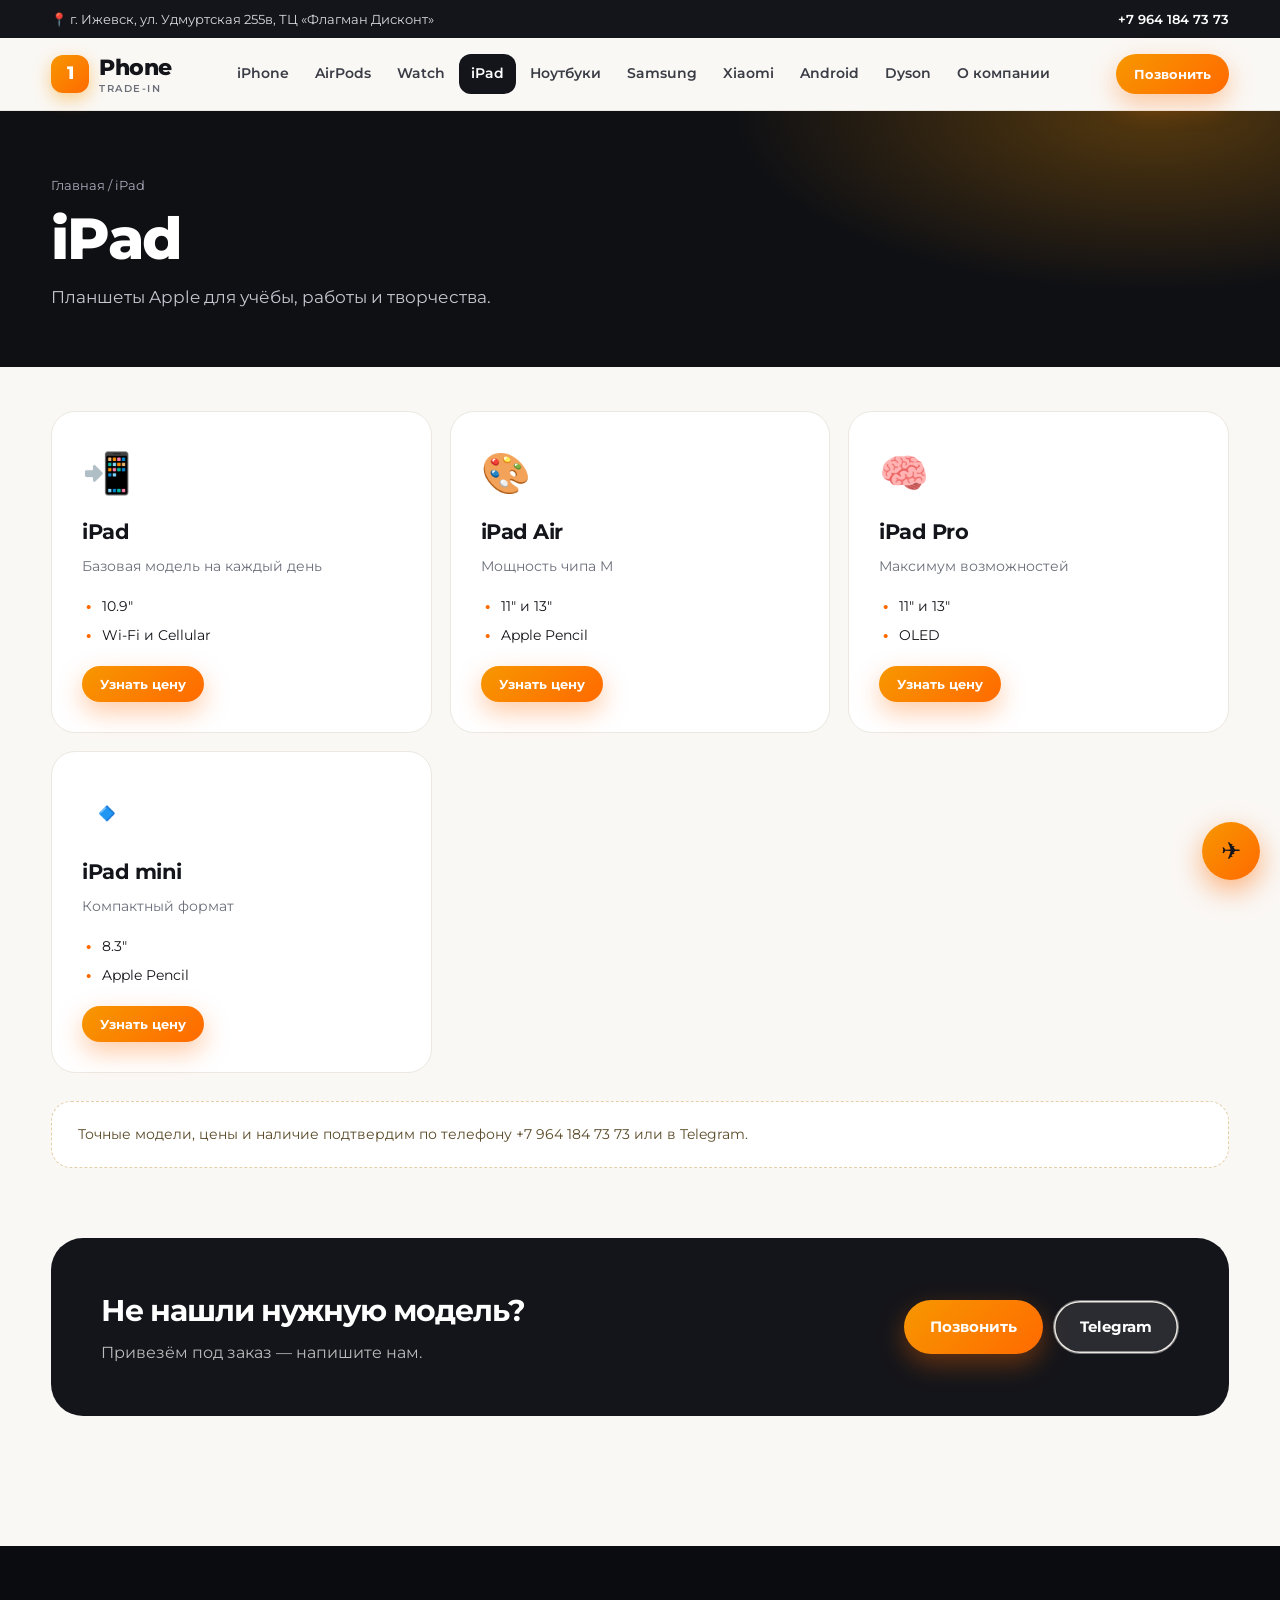
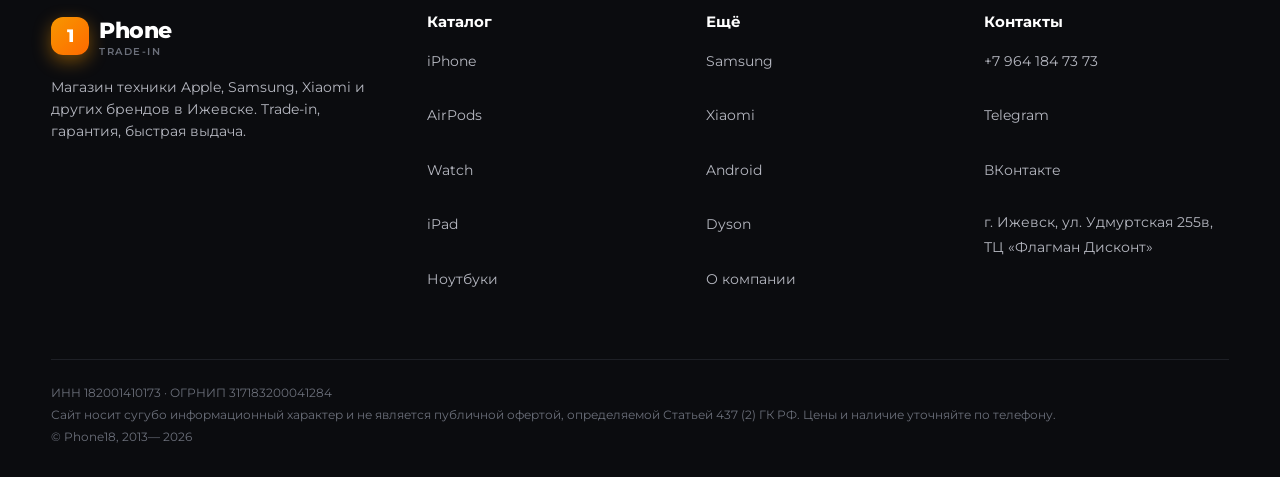
<file: ipad.html>
<!doctype html>
<html lang="ru">
  <head>
    <meta charset="utf-8" />
    <meta name="viewport" content="width=device-width,initial-scale=1" />
    <title>iPad — купить в Ижевске | 1Phone TRADE-IN</title>
    <meta name="description" content="Планшеты Apple для учёбы, работы и творчества." />
    <link rel="preconnect" href="https://fonts.googleapis.com" />
    <link rel="preconnect" href="https://fonts.gstatic.com" crossorigin />
    <link
      href="https://fonts.googleapis.com/css2?family=Montserrat:wght@400;500;600;700;800&display=swap&subset=cyrillic"
      rel="stylesheet"
    />
    <link rel="stylesheet" href="main.css" />
  </head>
  <body>
    <div class="topbar">
      <div class="wrap">
        <span>📍 г. Ижевск, ул. Удмуртская 255в, ТЦ «Флагман Дисконт»</span>
        <span class="hide2"><a href="tel:+79641847373">+7 964 184 73 73</a></span>
      </div>
    </div>
    <header class="nav">
      <div class="wrap">
        <a class="logo" href="index.html">
          <i>1</i>
          <span>
            Phone
            <small>TRADE-IN</small>
          </span>
        </a>
        <nav class="menu">
          <ul>
            <li><a href="iphone.html">iPhone</a></li>
            <li><a href="airpods.html">AirPods</a></li>
            <li><a href="watch.html">Watch</a></li>
            <li><a href="ipad.html" class="on">iPad</a></li>
            <li><a href="laptops.html">Ноутбуки</a></li>
            <li><a href="samsung.html">Samsung</a></li>
            <li><a href="xiaomi.html">Xiaomi</a></li>
            <li><a href="android.html">Android</a></li>
            <li><a href="dyson.html">Dyson</a></li>
            <li><a href="about.html">О компании</a></li>
          </ul>
        </nav>
        <a class="btn p sm" href="tel:+79641847373">Позвонить</a>
        <button class="burger" aria-label="Меню">☰</button>
      </div>
    </header>
    <div class="pagehead">
      <div class="wrap">
        <div class="crumbs">
          <a href="index.html">Главная</a>
          / iPad
        </div>
        <h1>iPad</h1>
        <p>Планшеты Apple для учёбы, работы и творчества.</p>
      </div>
    </div>
    <section style="padding-top: 44px">
      <div class="wrap">
        <div class="lines">
          <div class="ln-c rv-in">
            <div class="e">📲</div>
            <h3>iPad</h3>
            <p>Базовая модель на каждый день</p>
            <ul>
              <li>10.9"</li>
              <li>Wi‑Fi и Cellular</li>
            </ul>
            <button class="btn p sm" style="margin-top: 16px" data-order="Узнать цену: iPad">
              Узнать цену
            </button>
          </div>
          <div class="ln-c rv-in">
            <div class="e">🎨</div>
            <h3>iPad Air</h3>
            <p>Мощность чипа M</p>
            <ul>
              <li>11" и 13"</li>
              <li>Apple Pencil</li>
            </ul>
            <button class="btn p sm" style="margin-top: 16px" data-order="Узнать цену: iPad Air">
              Узнать цену
            </button>
          </div>
          <div class="ln-c rv-in">
            <div class="e">🧠</div>
            <h3>iPad Pro</h3>
            <p>Максимум возможностей</p>
            <ul>
              <li>11" и 13"</li>
              <li>OLED</li>
            </ul>
            <button class="btn p sm" style="margin-top: 16px" data-order="Узнать цену: iPad Pro">
              Узнать цену
            </button>
          </div>
          <div class="ln-c rv-in">
            <div class="e">🔹</div>
            <h3>iPad mini</h3>
            <p>Компактный формат</p>
            <ul>
              <li>8.3"</li>
              <li>Apple Pencil</li>
            </ul>
            <button class="btn p sm" style="margin-top: 16px" data-order="Узнать цену: iPad mini">
              Узнать цену
            </button>
          </div>
        </div>
        <p class="note" style="margin-top: 28px">
          Точные модели, цены и наличие подтвердим по телефону +7 964 184 73 73 или в Telegram.
        </p>
        <div class="banner rv-in">
          <div>
            <h3>Не нашли нужную модель?</h3>
            <p>Привезём под заказ — напишите нам.</p>
          </div>
          <div style="display: flex; gap: 10px; flex-wrap: wrap">
            <a class="btn p" href="tel:+79641847373">Позвонить</a>
            <a
              class="btn g"
              style="
                background: rgba(255, 255, 255, 0.1);
                color: #fff;
                border: 1.5px solid rgba(255, 255, 255, 0.35);
              "
              href="https://t.me/hochunout"
              target="_blank"
              rel="noopener"
            >
              Telegram
            </a>
          </div>
        </div>
      </div>
    </section>
    <footer>
      <div class="wrap">
        <div class="cols">
          <div>
            <a class="logo" href="index.html">
              <i>1</i>
              <span style="color: #fff">
                Phone
                <small>TRADE-IN</small>
              </span>
            </a>
            <p style="margin-top: 14px; font-size: 14px">
              Магазин техники Apple, Samsung, Xiaomi и других брендов в Ижевске. Trade-in, гарантия,
              быстрая выдача.
            </p>
          </div>
          <div>
            <h5>Каталог</h5>
            <a href="iphone.html">iPhone</a>
            <br />
            <a href="airpods.html">AirPods</a>
            <br />
            <a href="watch.html">Watch</a>
            <br />
            <a href="ipad.html">iPad</a>
            <br />
            <a href="laptops.html">Ноутбуки</a>
            <br />
          </div>
          <div>
            <h5>Ещё</h5>
            <a href="samsung.html">Samsung</a>
            <br />
            <a href="xiaomi.html">Xiaomi</a>
            <br />
            <a href="android.html">Android</a>
            <br />
            <a href="dyson.html">Dyson</a>
            <br />
            <a href="about.html">О компании</a>
            <br />
          </div>
          <div>
            <h5>Контакты</h5>
            <a href="tel:+79641847373">+7 964 184 73 73</a>
            <br />
            <a href="https://t.me/hochunout" target="_blank" rel="noopener">Telegram</a>
            <br />
            <a href="https://vk.com/hochunout" target="_blank" rel="noopener">ВКонтакте</a>
            <br />
            <span style="font-size: 14px">
              г. Ижевск, ул. Удмуртская 255в, ТЦ «Флагман Дисконт»
            </span>
          </div>
        </div>
        <div class="cp leg">
          ИНН 182001410173 · ОГРНИП 317183200041284
          <br />
          Сайт носит сугубо информационный характер и не является публичной офертой, определяемой
          Статьей 437 (2) ГК РФ. Цены и наличие уточняйте по телефону.
          <br />
          © Phone18, 2013—
          <span id="yr">2026</span>
        </div>
      </div>
    </footer>
    <a
      class="fab"
      href="https://t.me/hochunout"
      target="_blank"
      rel="noopener"
      aria-label="Telegram"
    >
      ✈️
    </a>
    <script src="main.js"></script>
  </body>
</html>
</file>
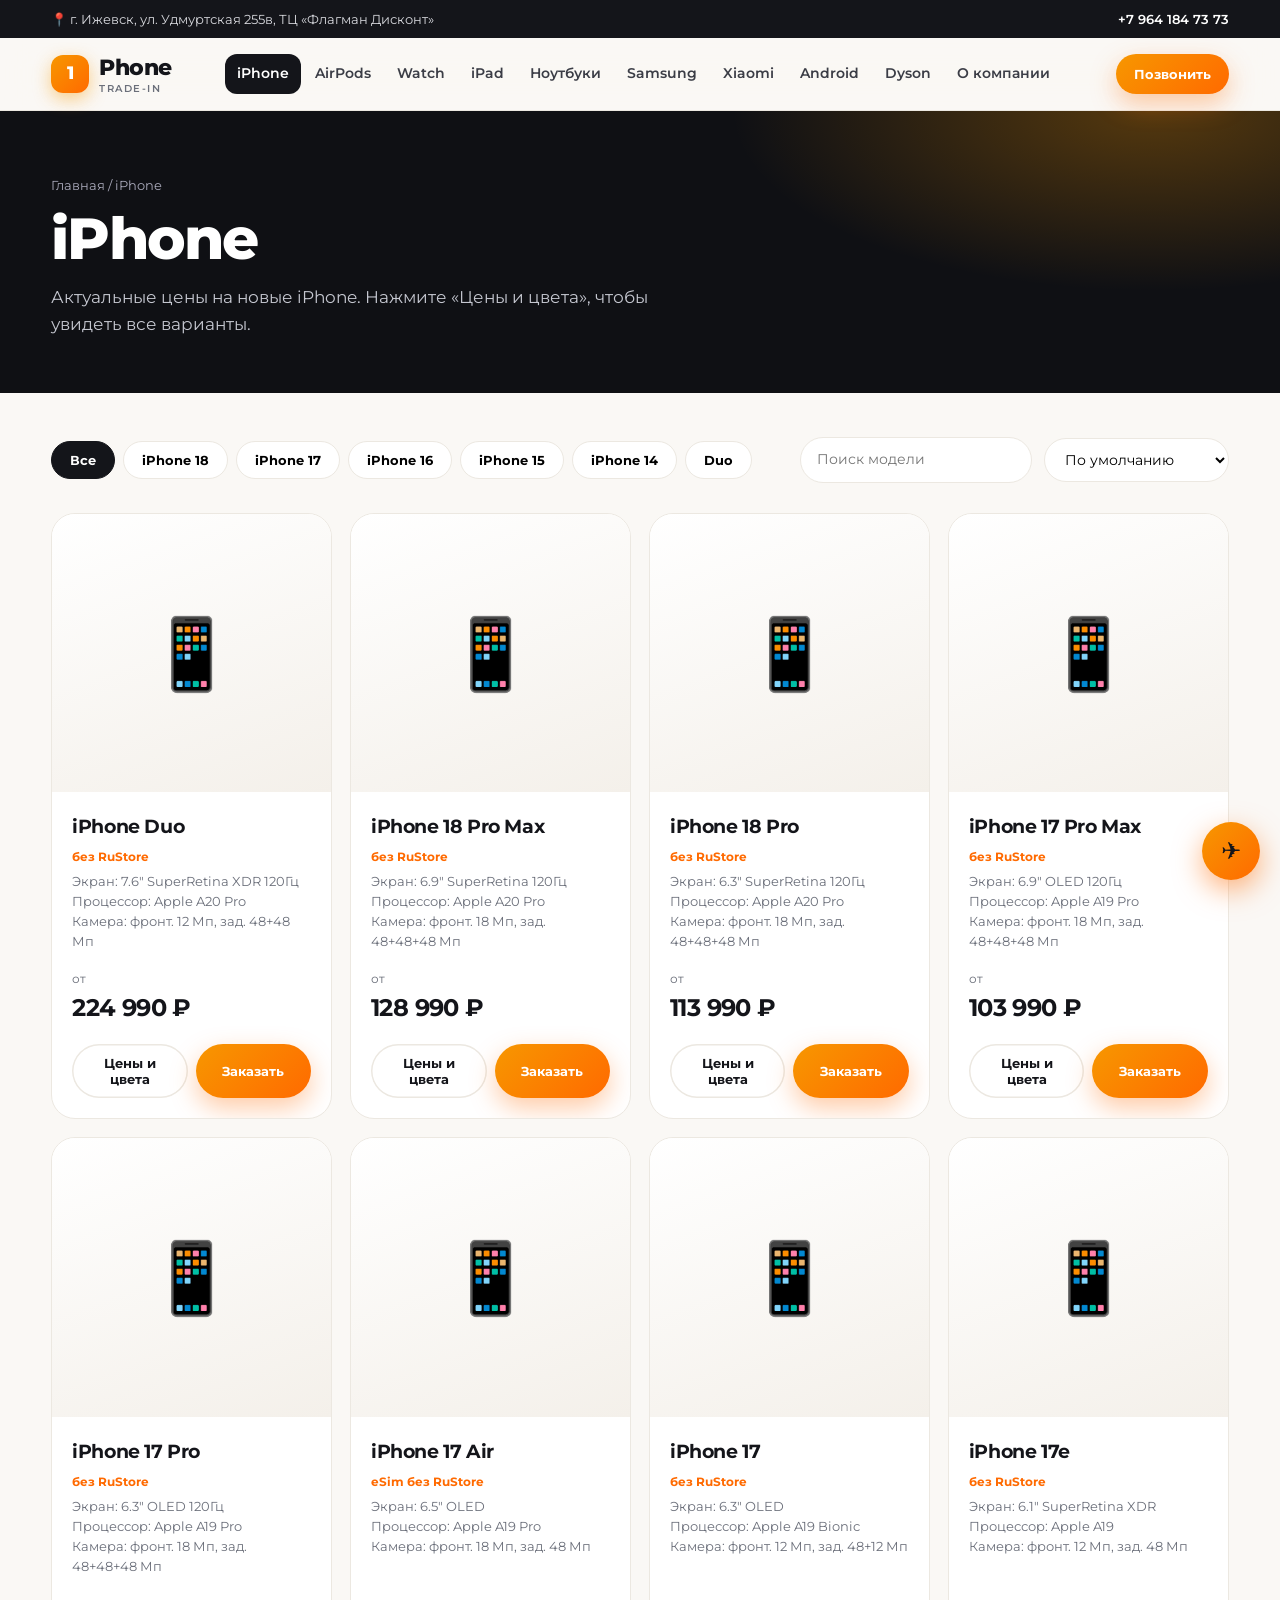
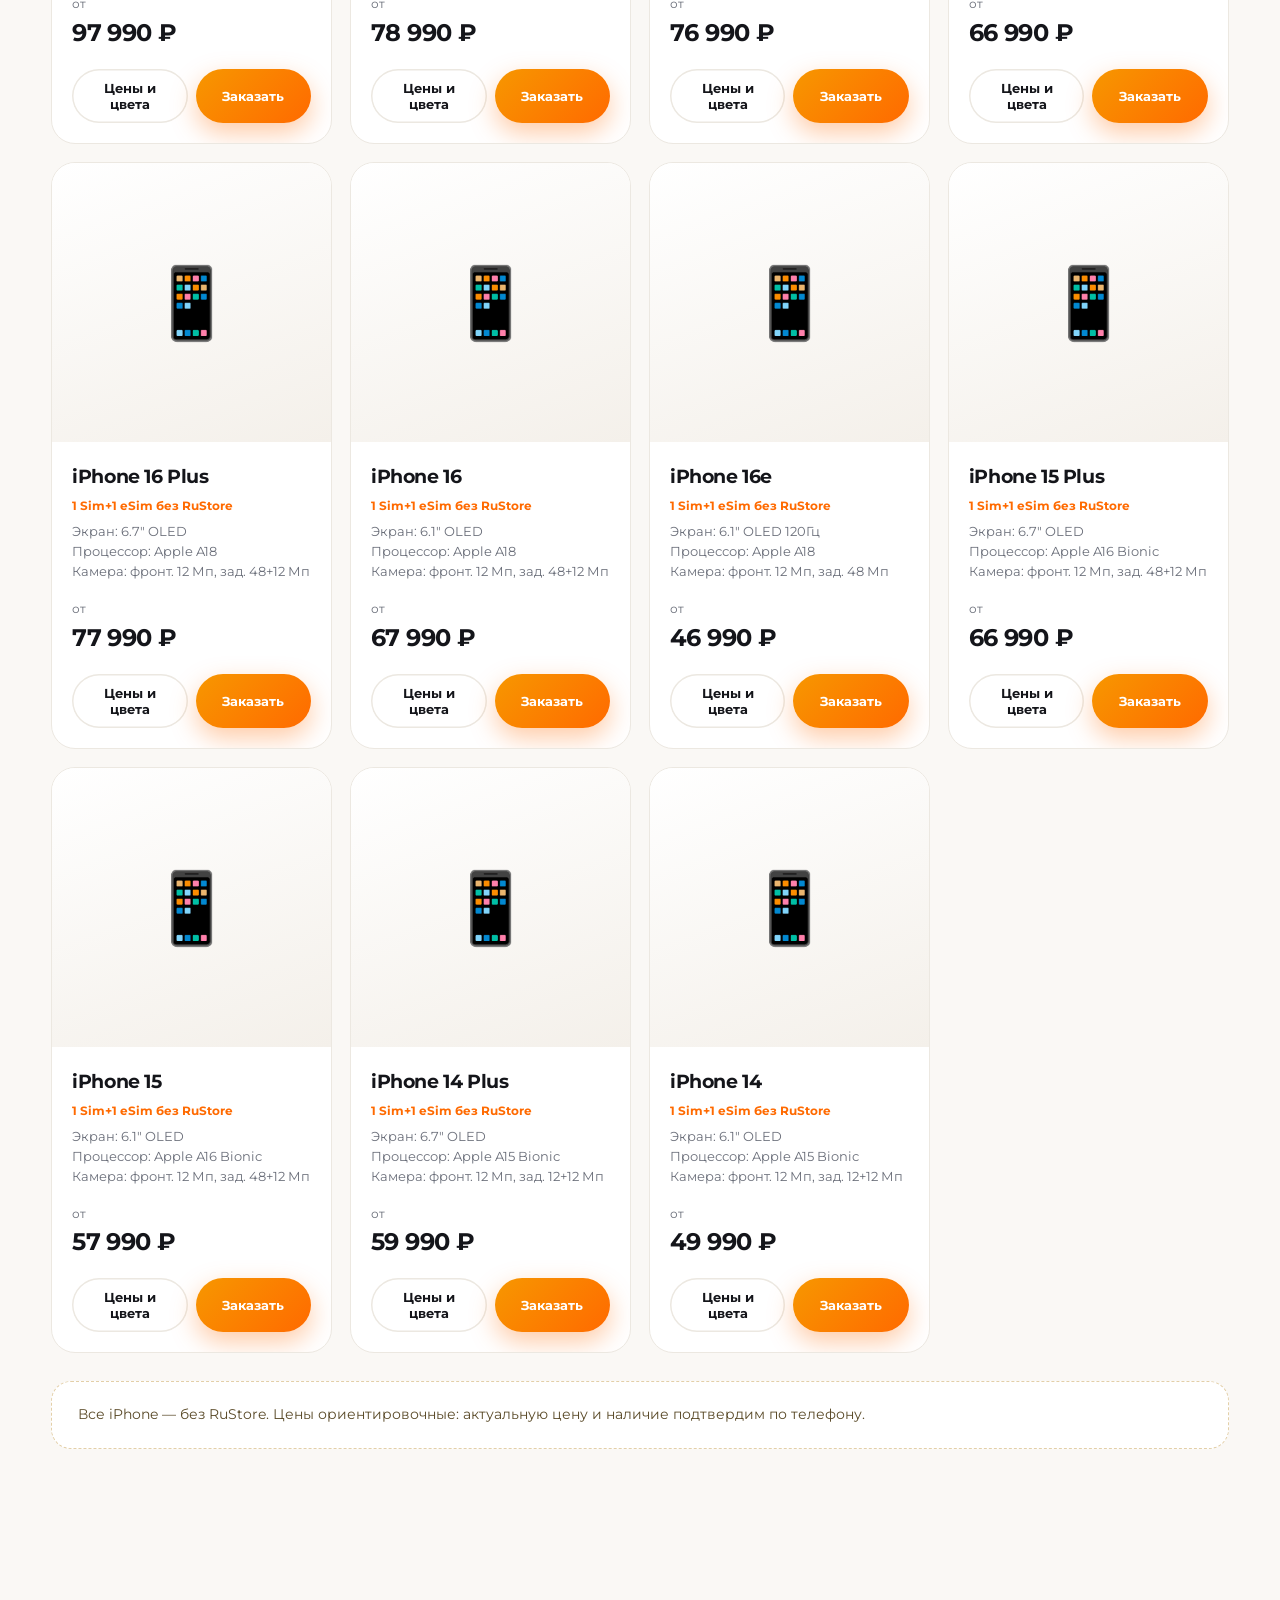
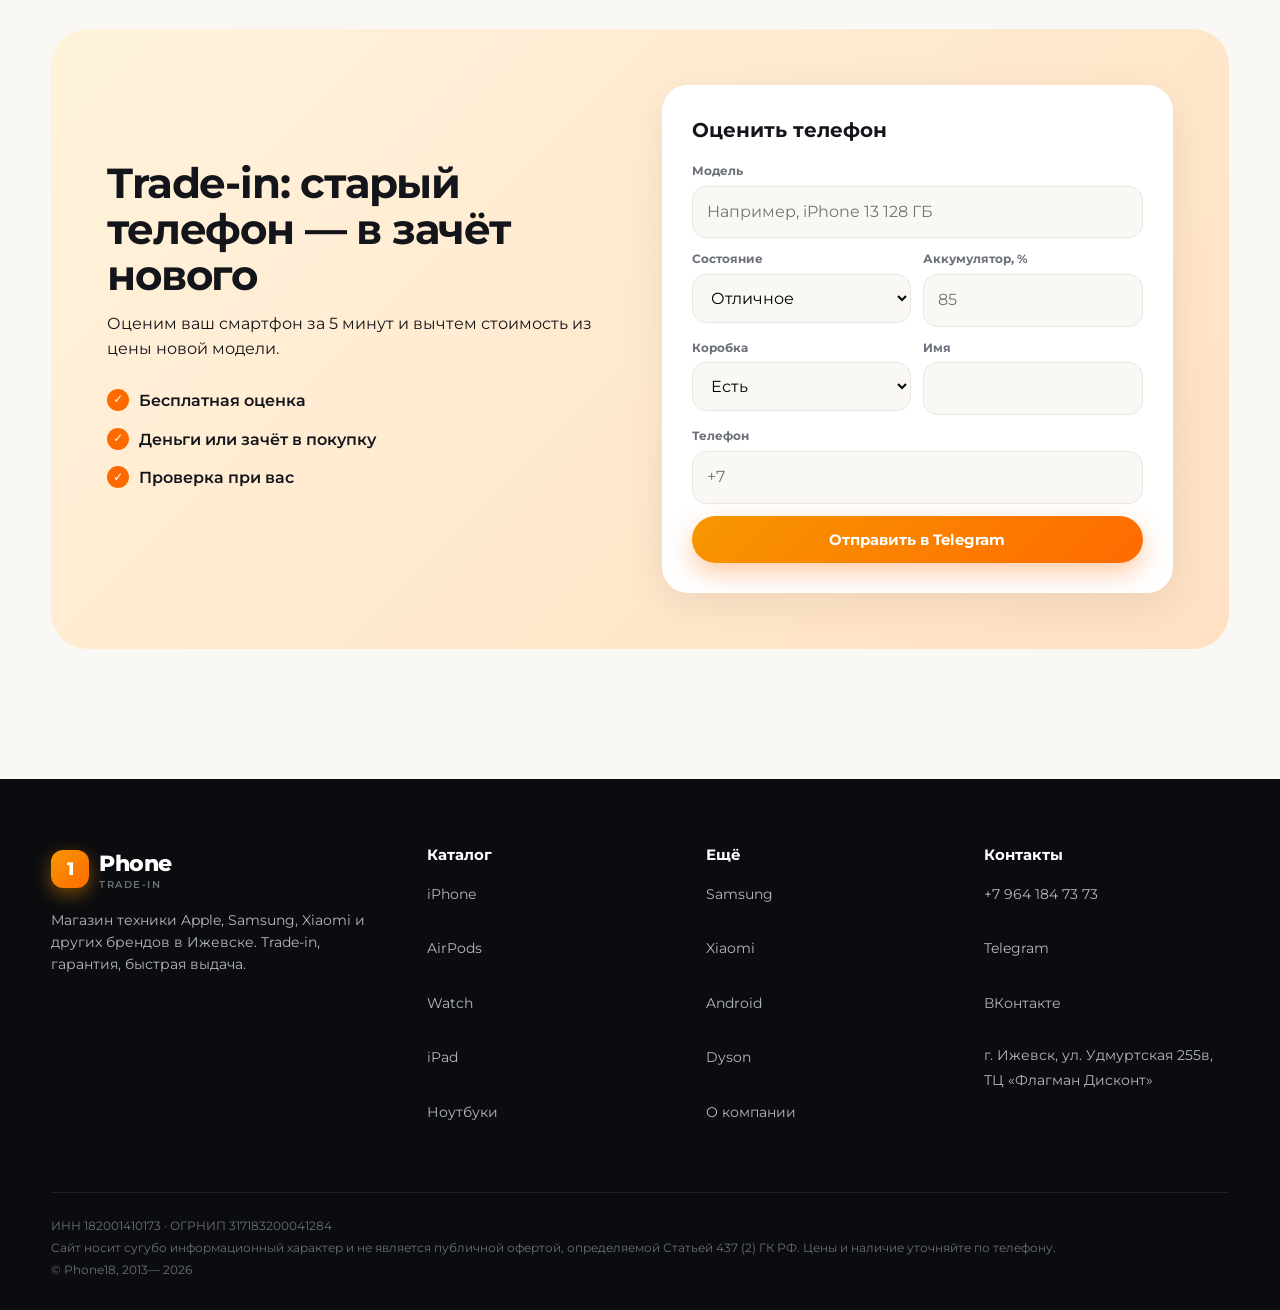
<file: iphone.html>
<!doctype html>
<html lang="ru">
  <head>
    <meta charset="utf-8" />
    <meta name="viewport" content="width=device-width,initial-scale=1" />
    <title>iPhone — купить в Ижевске | 1Phone TRADE-IN</title>
    <meta name="description" content="Каталог iPhone 14–18 с ценами." />
    <link rel="preconnect" href="https://fonts.googleapis.com" />
    <link rel="preconnect" href="https://fonts.gstatic.com" crossorigin />
    <link
      href="https://fonts.googleapis.com/css2?family=Montserrat:wght@400;500;600;700;800&display=swap&subset=cyrillic"
      rel="stylesheet"
    />
    <link rel="stylesheet" href="main.css" />
  </head>
  <body>
    <div class="topbar">
      <div class="wrap">
        <span>📍 г. Ижевск, ул. Удмуртская 255в, ТЦ «Флагман Дисконт»</span>
        <span class="hide2"><a href="tel:+79641847373">+7 964 184 73 73</a></span>
      </div>
    </div>
    <header class="nav">
      <div class="wrap">
        <a class="logo" href="index.html">
          <i>1</i>
          <span>
            Phone
            <small>TRADE-IN</small>
          </span>
        </a>
        <nav class="menu">
          <ul>
            <li><a href="iphone.html" class="on">iPhone</a></li>
            <li><a href="airpods.html">AirPods</a></li>
            <li><a href="watch.html">Watch</a></li>
            <li><a href="ipad.html">iPad</a></li>
            <li><a href="laptops.html">Ноутбуки</a></li>
            <li><a href="samsung.html">Samsung</a></li>
            <li><a href="xiaomi.html">Xiaomi</a></li>
            <li><a href="android.html">Android</a></li>
            <li><a href="dyson.html">Dyson</a></li>
            <li><a href="about.html">О компании</a></li>
          </ul>
        </nav>
        <a class="btn p sm" href="tel:+79641847373">Позвонить</a>
        <button class="burger" aria-label="Меню">☰</button>
      </div>
    </header>
    <div class="pagehead">
      <div class="wrap">
        <div class="crumbs">
          <a href="index.html">Главная</a>
          / iPhone
        </div>
        <h1>iPhone</h1>
        <p>Актуальные цены на новые iPhone. Нажмите «Цены и цвета», чтобы увидеть все варианты.</p>
      </div>
    </div>
    <section style="padding-top: 44px">
      <div class="wrap">
        <div class="tools">
          <div class="chips" id="chips"></div>
          <span class="sp"></span>
          <input id="q" placeholder="Поиск модели" />
          <select id="sort">
            <option value="def">По умолчанию</option>
            <option value="asc">Сначала дешевле</option>
            <option value="desc">Сначала дороже</option>
          </select>
        </div>
        <div class="grid" id="catalog"></div>
        <p class="note" style="margin-top: 28px">
          Все iPhone — без RuStore. Цены ориентировочные: актуальную цену и наличие подтвердим по
          телефону.
        </p>
      </div>
    </section>
    <section>
      <div class="wrap">
        <div class="tradein rv-in">
          <div>
            <h2>Trade-in: старый телефон — в зачёт нового</h2>
            <p>Оценим ваш смартфон за 5 минут и вычтем стоимость из цены новой модели.</p>
            <ul>
              <li>Бесплатная оценка</li>
              <li>Деньги или зачёт в покупку</li>
              <li>Проверка при вас</li>
            </ul>
          </div>
          <form class="form" id="tradein-form">
            <h3>Оценить телефон</h3>
            <div class="fld">
              <label>Модель</label>
              <input name="model" required placeholder="Например, iPhone 13 128 ГБ" />
            </div>
            <div class="row2">
              <div class="fld">
                <label>Состояние</label>
                <select name="cond">
                  <option>Отличное</option>
                  <option>Хорошее</option>
                  <option>Есть царапины</option>
                  <option>Требует ремонта</option>
                </select>
              </div>
              <div class="fld">
                <label>Аккумулятор, %</label>
                <input name="bat" inputmode="numeric" placeholder="85" />
              </div>
            </div>
            <div class="row2">
              <div class="fld">
                <label>Коробка</label>
                <select name="box">
                  <option>Есть</option>
                  <option>Нет</option>
                </select>
              </div>
              <div class="fld">
                <label>Имя</label>
                <input name="name" required />
              </div>
            </div>
            <div class="fld">
              <label>Телефон</label>
              <input name="phone" required type="tel" placeholder="+7" />
            </div>
            <button class="btn p" style="width: 100%" type="submit">Отправить в Telegram</button>
          </form>
        </div>
      </div>
    </section>
    <footer>
      <div class="wrap">
        <div class="cols">
          <div>
            <a class="logo" href="index.html">
              <i>1</i>
              <span style="color: #fff">
                Phone
                <small>TRADE-IN</small>
              </span>
            </a>
            <p style="margin-top: 14px; font-size: 14px">
              Магазин техники Apple, Samsung, Xiaomi и других брендов в Ижевске. Trade-in, гарантия,
              быстрая выдача.
            </p>
          </div>
          <div>
            <h5>Каталог</h5>
            <a href="iphone.html">iPhone</a>
            <br />
            <a href="airpods.html">AirPods</a>
            <br />
            <a href="watch.html">Watch</a>
            <br />
            <a href="ipad.html">iPad</a>
            <br />
            <a href="laptops.html">Ноутбуки</a>
            <br />
          </div>
          <div>
            <h5>Ещё</h5>
            <a href="samsung.html">Samsung</a>
            <br />
            <a href="xiaomi.html">Xiaomi</a>
            <br />
            <a href="android.html">Android</a>
            <br />
            <a href="dyson.html">Dyson</a>
            <br />
            <a href="about.html">О компании</a>
            <br />
          </div>
          <div>
            <h5>Контакты</h5>
            <a href="tel:+79641847373">+7 964 184 73 73</a>
            <br />
            <a href="https://t.me/hochunout" target="_blank" rel="noopener">Telegram</a>
            <br />
            <a href="https://vk.com/hochunout" target="_blank" rel="noopener">ВКонтакте</a>
            <br />
            <span style="font-size: 14px">
              г. Ижевск, ул. Удмуртская 255в, ТЦ «Флагман Дисконт»
            </span>
          </div>
        </div>
        <div class="cp leg">
          ИНН 182001410173 · ОГРНИП 317183200041284
          <br />
          Сайт носит сугубо информационный характер и не является публичной офертой, определяемой
          Статьей 437 (2) ГК РФ. Цены и наличие уточняйте по телефону.
          <br />
          © Phone18, 2013—
          <span id="yr">2026</span>
        </div>
      </div>
    </footer>
    <a
      class="fab"
      href="https://t.me/hochunout"
      target="_blank"
      rel="noopener"
      aria-label="Telegram"
    >
      ✈️
    </a>
    <script src="iphone-data.js"></script>
    <script src="main.js"></script>
  </body>
</html>
</file>
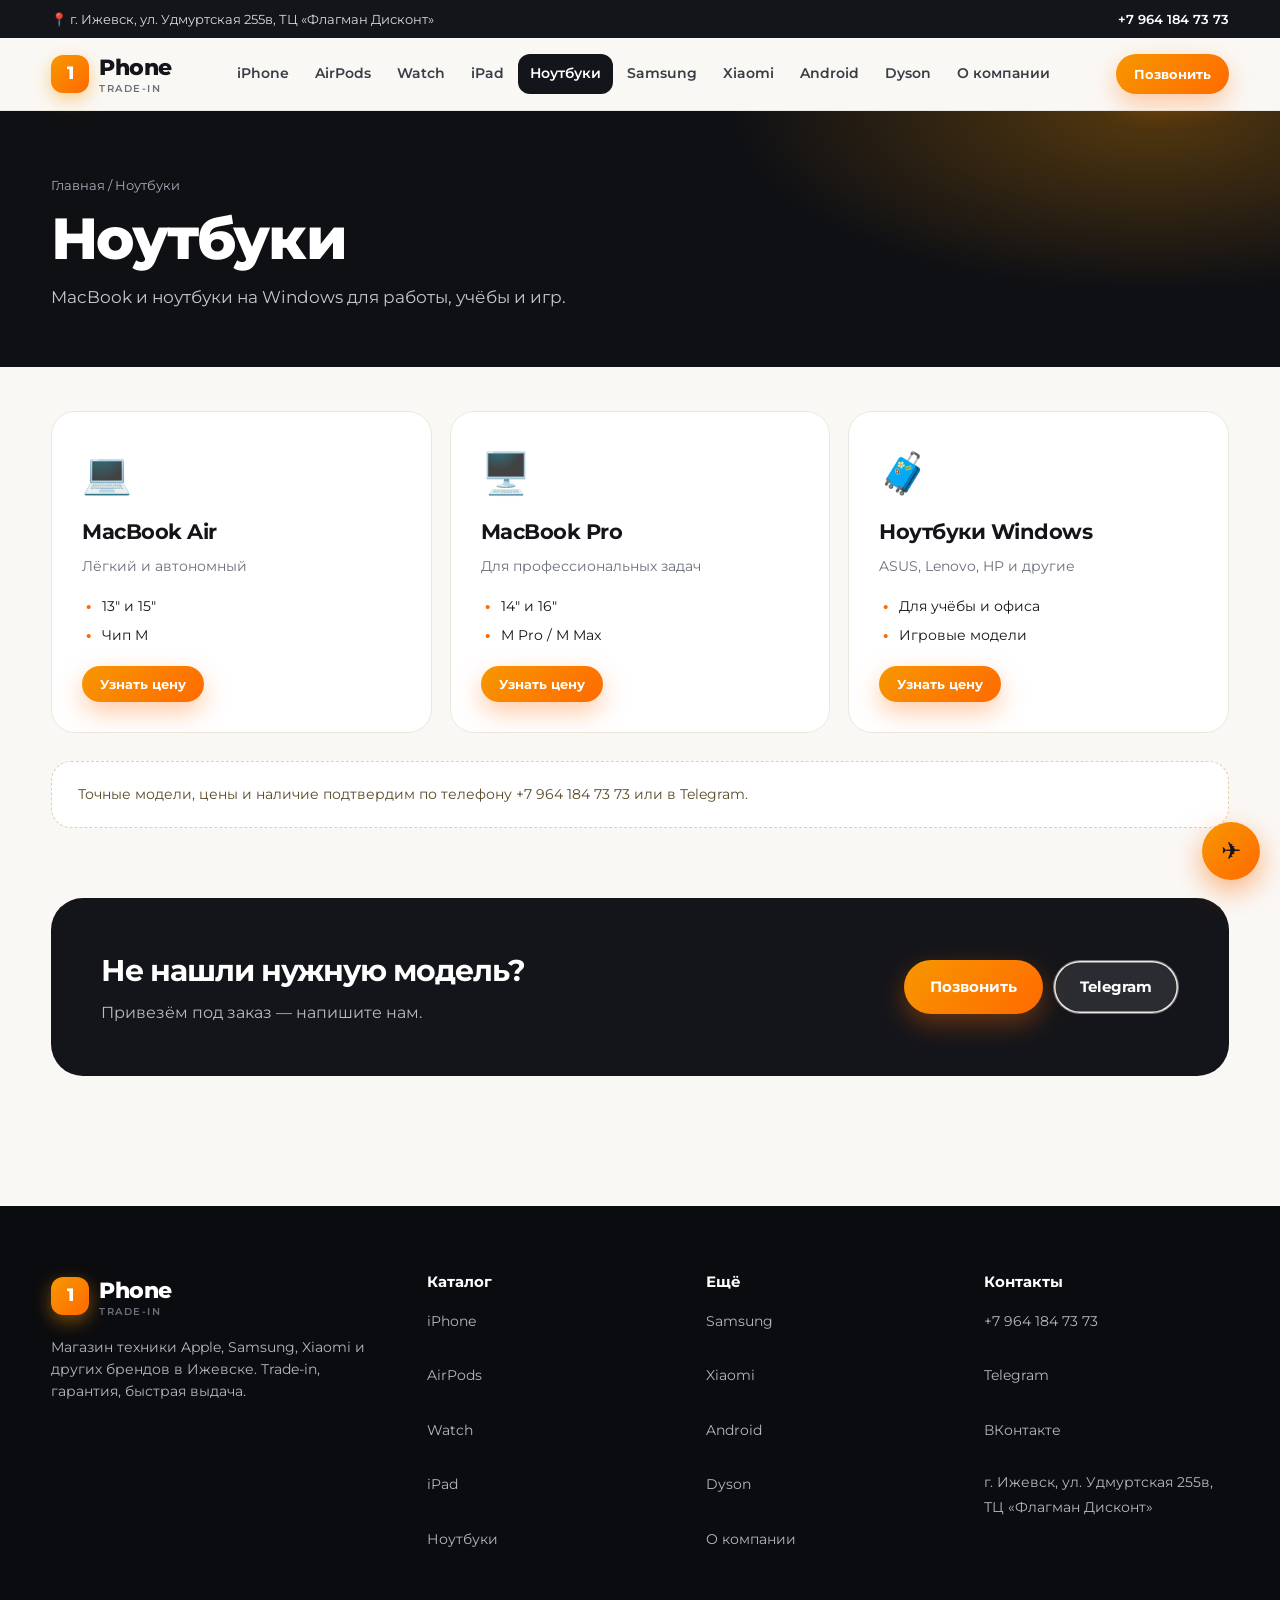
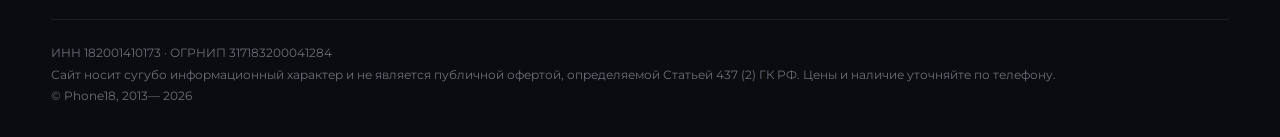
<file: laptops.html>
<!doctype html>
<html lang="ru">
  <head>
    <meta charset="utf-8" />
    <meta name="viewport" content="width=device-width,initial-scale=1" />
    <title>Ноутбуки — купить в Ижевске | 1Phone TRADE-IN</title>
    <meta name="description" content="MacBook и ноутбуки на Windows для работы, учёбы и игр." />
    <link rel="preconnect" href="https://fonts.googleapis.com" />
    <link rel="preconnect" href="https://fonts.gstatic.com" crossorigin />
    <link
      href="https://fonts.googleapis.com/css2?family=Montserrat:wght@400;500;600;700;800&display=swap&subset=cyrillic"
      rel="stylesheet"
    />
    <link rel="stylesheet" href="main.css" />
  </head>
  <body>
    <div class="topbar">
      <div class="wrap">
        <span>📍 г. Ижевск, ул. Удмуртская 255в, ТЦ «Флагман Дисконт»</span>
        <span class="hide2"><a href="tel:+79641847373">+7 964 184 73 73</a></span>
      </div>
    </div>
    <header class="nav">
      <div class="wrap">
        <a class="logo" href="index.html">
          <i>1</i>
          <span>
            Phone
            <small>TRADE-IN</small>
          </span>
        </a>
        <nav class="menu">
          <ul>
            <li><a href="iphone.html">iPhone</a></li>
            <li><a href="airpods.html">AirPods</a></li>
            <li><a href="watch.html">Watch</a></li>
            <li><a href="ipad.html">iPad</a></li>
            <li><a href="laptops.html" class="on">Ноутбуки</a></li>
            <li><a href="samsung.html">Samsung</a></li>
            <li><a href="xiaomi.html">Xiaomi</a></li>
            <li><a href="android.html">Android</a></li>
            <li><a href="dyson.html">Dyson</a></li>
            <li><a href="about.html">О компании</a></li>
          </ul>
        </nav>
        <a class="btn p sm" href="tel:+79641847373">Позвонить</a>
        <button class="burger" aria-label="Меню">☰</button>
      </div>
    </header>
    <div class="pagehead">
      <div class="wrap">
        <div class="crumbs">
          <a href="index.html">Главная</a>
          / Ноутбуки
        </div>
        <h1>Ноутбуки</h1>
        <p>MacBook и ноутбуки на Windows для работы, учёбы и игр.</p>
      </div>
    </div>
    <section style="padding-top: 44px">
      <div class="wrap">
        <div class="lines">
          <div class="ln-c rv-in">
            <div class="e">💻</div>
            <h3>MacBook Air</h3>
            <p>Лёгкий и автономный</p>
            <ul>
              <li>13" и 15"</li>
              <li>Чип M</li>
            </ul>
            <button class="btn p sm" style="margin-top: 16px" data-order="Узнать цену: MacBook Air">
              Узнать цену
            </button>
          </div>
          <div class="ln-c rv-in">
            <div class="e">🖥️</div>
            <h3>MacBook Pro</h3>
            <p>Для профессиональных задач</p>
            <ul>
              <li>14" и 16"</li>
              <li>M Pro / M Max</li>
            </ul>
            <button class="btn p sm" style="margin-top: 16px" data-order="Узнать цену: MacBook Pro">
              Узнать цену
            </button>
          </div>
          <div class="ln-c rv-in">
            <div class="e">🧳</div>
            <h3>Ноутбуки Windows</h3>
            <p>ASUS, Lenovo, HP и другие</p>
            <ul>
              <li>Для учёбы и офиса</li>
              <li>Игровые модели</li>
            </ul>
            <button
              class="btn p sm"
              style="margin-top: 16px"
              data-order="Узнать цену: Ноутбуки Windows"
            >
              Узнать цену
            </button>
          </div>
        </div>
        <p class="note" style="margin-top: 28px">
          Точные модели, цены и наличие подтвердим по телефону +7 964 184 73 73 или в Telegram.
        </p>
        <div class="banner rv-in">
          <div>
            <h3>Не нашли нужную модель?</h3>
            <p>Привезём под заказ — напишите нам.</p>
          </div>
          <div style="display: flex; gap: 10px; flex-wrap: wrap">
            <a class="btn p" href="tel:+79641847373">Позвонить</a>
            <a
              class="btn g"
              style="
                background: rgba(255, 255, 255, 0.1);
                color: #fff;
                border: 1.5px solid rgba(255, 255, 255, 0.35);
              "
              href="https://t.me/hochunout"
              target="_blank"
              rel="noopener"
            >
              Telegram
            </a>
          </div>
        </div>
      </div>
    </section>
    <footer>
      <div class="wrap">
        <div class="cols">
          <div>
            <a class="logo" href="index.html">
              <i>1</i>
              <span style="color: #fff">
                Phone
                <small>TRADE-IN</small>
              </span>
            </a>
            <p style="margin-top: 14px; font-size: 14px">
              Магазин техники Apple, Samsung, Xiaomi и других брендов в Ижевске. Trade-in, гарантия,
              быстрая выдача.
            </p>
          </div>
          <div>
            <h5>Каталог</h5>
            <a href="iphone.html">iPhone</a>
            <br />
            <a href="airpods.html">AirPods</a>
            <br />
            <a href="watch.html">Watch</a>
            <br />
            <a href="ipad.html">iPad</a>
            <br />
            <a href="laptops.html">Ноутбуки</a>
            <br />
          </div>
          <div>
            <h5>Ещё</h5>
            <a href="samsung.html">Samsung</a>
            <br />
            <a href="xiaomi.html">Xiaomi</a>
            <br />
            <a href="android.html">Android</a>
            <br />
            <a href="dyson.html">Dyson</a>
            <br />
            <a href="about.html">О компании</a>
            <br />
          </div>
          <div>
            <h5>Контакты</h5>
            <a href="tel:+79641847373">+7 964 184 73 73</a>
            <br />
            <a href="https://t.me/hochunout" target="_blank" rel="noopener">Telegram</a>
            <br />
            <a href="https://vk.com/hochunout" target="_blank" rel="noopener">ВКонтакте</a>
            <br />
            <span style="font-size: 14px">
              г. Ижевск, ул. Удмуртская 255в, ТЦ «Флагман Дисконт»
            </span>
          </div>
        </div>
        <div class="cp leg">
          ИНН 182001410173 · ОГРНИП 317183200041284
          <br />
          Сайт носит сугубо информационный характер и не является публичной офертой, определяемой
          Статьей 437 (2) ГК РФ. Цены и наличие уточняйте по телефону.
          <br />
          © Phone18, 2013—
          <span id="yr">2026</span>
        </div>
      </div>
    </footer>
    <a
      class="fab"
      href="https://t.me/hochunout"
      target="_blank"
      rel="noopener"
      aria-label="Telegram"
    >
      ✈️
    </a>
    <script src="main.js"></script>
  </body>
</html>
</file>
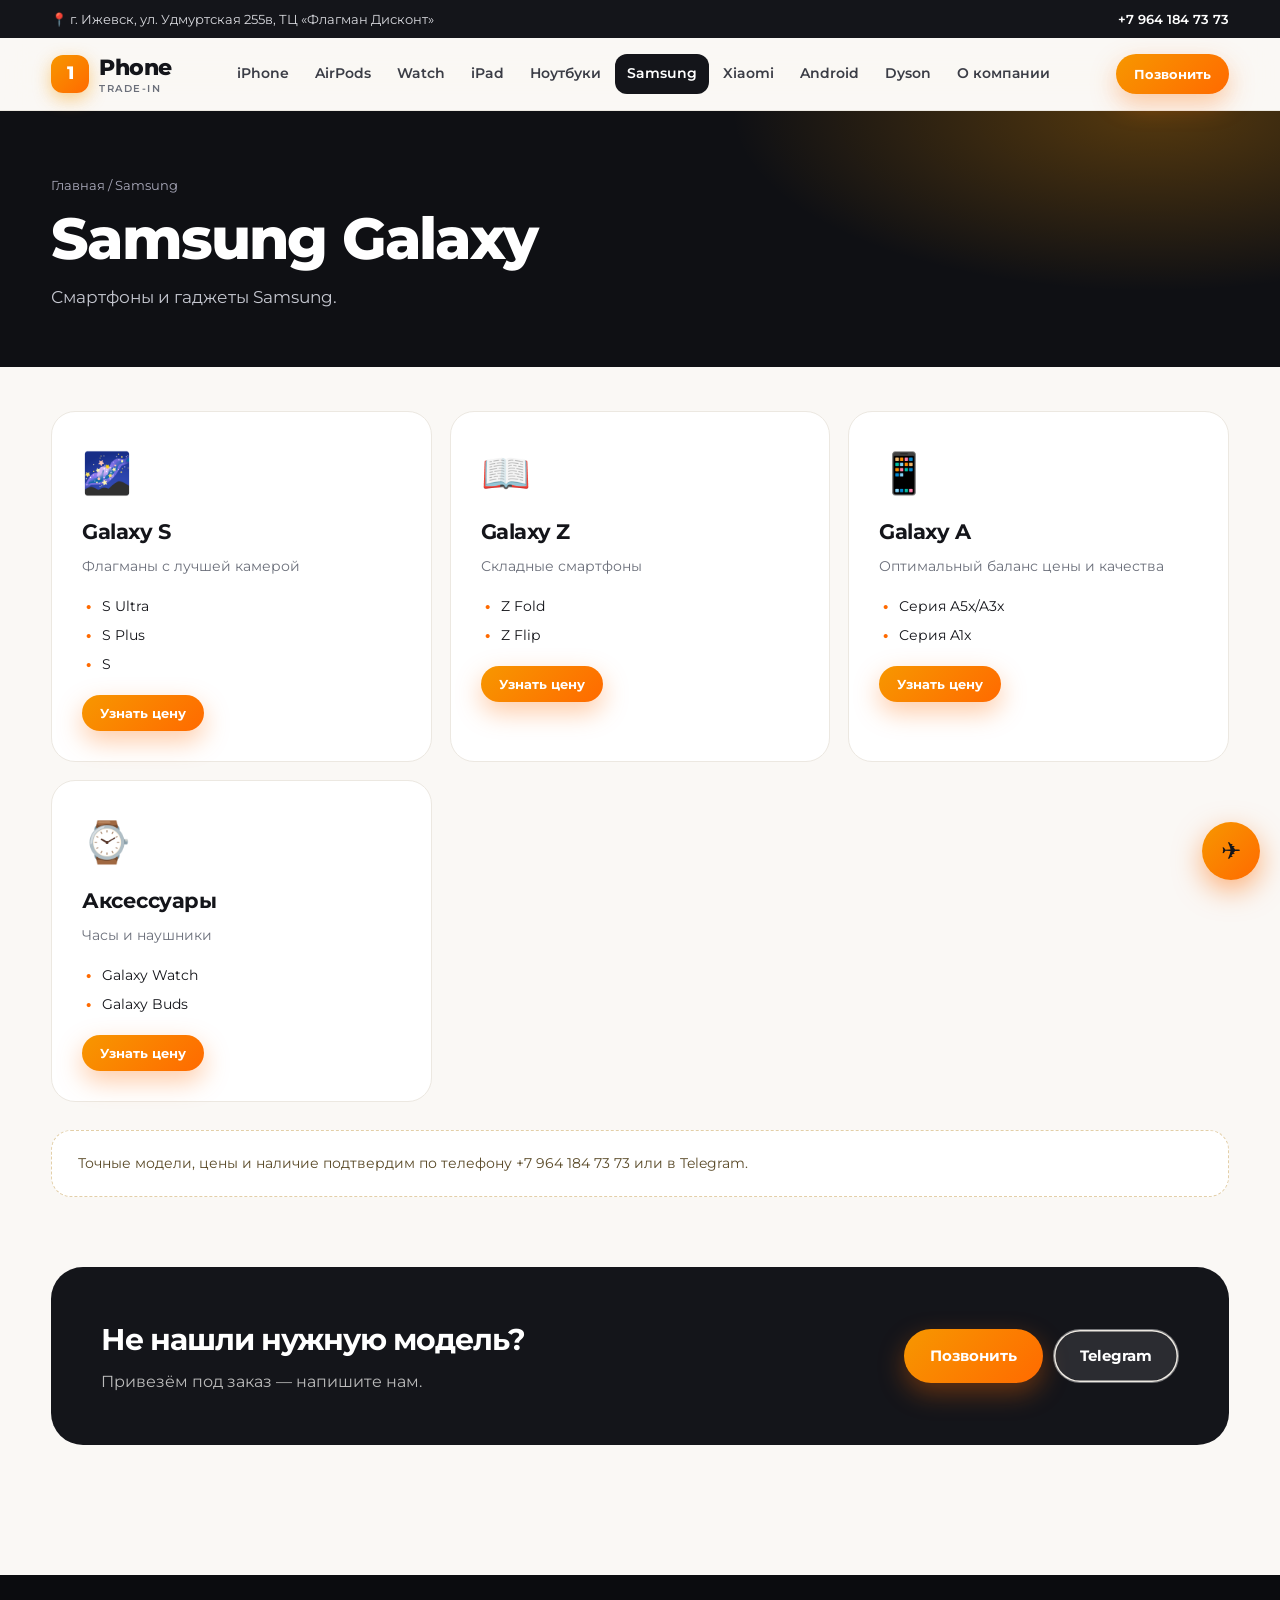
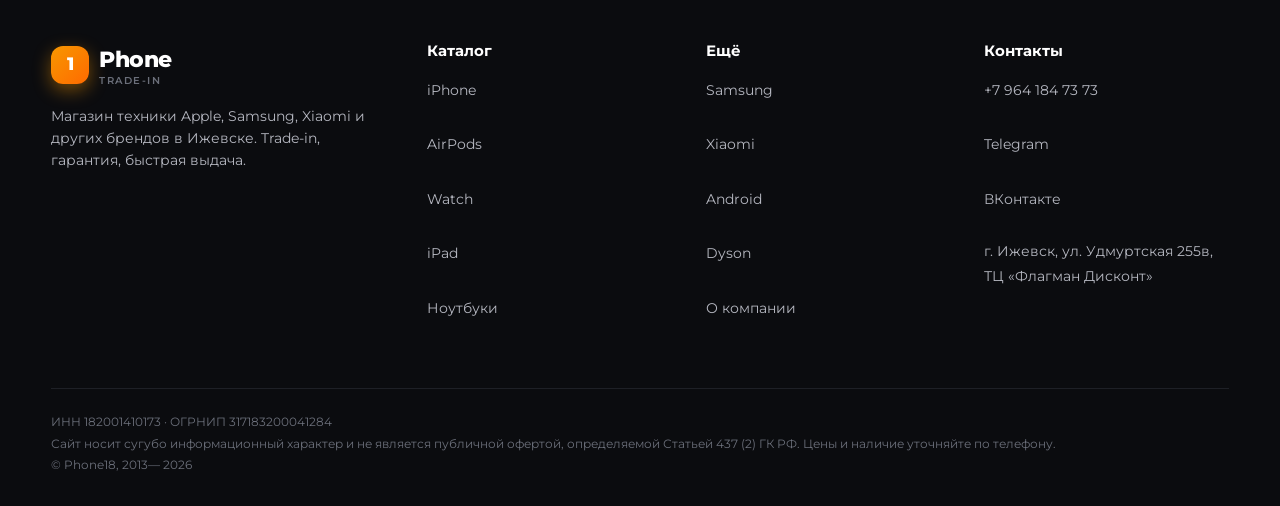
<file: samsung.html>
<!doctype html>
<html lang="ru">
  <head>
    <meta charset="utf-8" />
    <meta name="viewport" content="width=device-width,initial-scale=1" />
    <title>Samsung Galaxy — купить в Ижевске | 1Phone TRADE-IN</title>
    <meta name="description" content="Смартфоны и гаджеты Samsung." />
    <link rel="preconnect" href="https://fonts.googleapis.com" />
    <link rel="preconnect" href="https://fonts.gstatic.com" crossorigin />
    <link
      href="https://fonts.googleapis.com/css2?family=Montserrat:wght@400;500;600;700;800&display=swap&subset=cyrillic"
      rel="stylesheet"
    />
    <link rel="stylesheet" href="main.css" />
  </head>
  <body>
    <div class="topbar">
      <div class="wrap">
        <span>📍 г. Ижевск, ул. Удмуртская 255в, ТЦ «Флагман Дисконт»</span>
        <span class="hide2"><a href="tel:+79641847373">+7 964 184 73 73</a></span>
      </div>
    </div>
    <header class="nav">
      <div class="wrap">
        <a class="logo" href="index.html">
          <i>1</i>
          <span>
            Phone
            <small>TRADE-IN</small>
          </span>
        </a>
        <nav class="menu">
          <ul>
            <li><a href="iphone.html">iPhone</a></li>
            <li><a href="airpods.html">AirPods</a></li>
            <li><a href="watch.html">Watch</a></li>
            <li><a href="ipad.html">iPad</a></li>
            <li><a href="laptops.html">Ноутбуки</a></li>
            <li><a href="samsung.html" class="on">Samsung</a></li>
            <li><a href="xiaomi.html">Xiaomi</a></li>
            <li><a href="android.html">Android</a></li>
            <li><a href="dyson.html">Dyson</a></li>
            <li><a href="about.html">О компании</a></li>
          </ul>
        </nav>
        <a class="btn p sm" href="tel:+79641847373">Позвонить</a>
        <button class="burger" aria-label="Меню">☰</button>
      </div>
    </header>
    <div class="pagehead">
      <div class="wrap">
        <div class="crumbs">
          <a href="index.html">Главная</a>
          / Samsung
        </div>
        <h1>Samsung Galaxy</h1>
        <p>Смартфоны и гаджеты Samsung.</p>
      </div>
    </div>
    <section style="padding-top: 44px">
      <div class="wrap">
        <div class="lines">
          <div class="ln-c rv-in">
            <div class="e">🌌</div>
            <h3>Galaxy S</h3>
            <p>Флагманы с лучшей камерой</p>
            <ul>
              <li>S Ultra</li>
              <li>S Plus</li>
              <li>S</li>
            </ul>
            <button class="btn p sm" style="margin-top: 16px" data-order="Узнать цену: Galaxy S">
              Узнать цену
            </button>
          </div>
          <div class="ln-c rv-in">
            <div class="e">📖</div>
            <h3>Galaxy Z</h3>
            <p>Складные смартфоны</p>
            <ul>
              <li>Z Fold</li>
              <li>Z Flip</li>
            </ul>
            <button class="btn p sm" style="margin-top: 16px" data-order="Узнать цену: Galaxy Z">
              Узнать цену
            </button>
          </div>
          <div class="ln-c rv-in">
            <div class="e">📱</div>
            <h3>Galaxy A</h3>
            <p>Оптимальный баланс цены и качества</p>
            <ul>
              <li>Серия A5x/A3x</li>
              <li>Серия A1x</li>
            </ul>
            <button class="btn p sm" style="margin-top: 16px" data-order="Узнать цену: Galaxy A">
              Узнать цену
            </button>
          </div>
          <div class="ln-c rv-in">
            <div class="e">⌚</div>
            <h3>Аксессуары</h3>
            <p>Часы и наушники</p>
            <ul>
              <li>Galaxy Watch</li>
              <li>Galaxy Buds</li>
            </ul>
            <button class="btn p sm" style="margin-top: 16px" data-order="Узнать цену: Аксессуары">
              Узнать цену
            </button>
          </div>
        </div>
        <p class="note" style="margin-top: 28px">
          Точные модели, цены и наличие подтвердим по телефону +7 964 184 73 73 или в Telegram.
        </p>
        <div class="banner rv-in">
          <div>
            <h3>Не нашли нужную модель?</h3>
            <p>Привезём под заказ — напишите нам.</p>
          </div>
          <div style="display: flex; gap: 10px; flex-wrap: wrap">
            <a class="btn p" href="tel:+79641847373">Позвонить</a>
            <a
              class="btn g"
              style="
                background: rgba(255, 255, 255, 0.1);
                color: #fff;
                border: 1.5px solid rgba(255, 255, 255, 0.35);
              "
              href="https://t.me/hochunout"
              target="_blank"
              rel="noopener"
            >
              Telegram
            </a>
          </div>
        </div>
      </div>
    </section>
    <footer>
      <div class="wrap">
        <div class="cols">
          <div>
            <a class="logo" href="index.html">
              <i>1</i>
              <span style="color: #fff">
                Phone
                <small>TRADE-IN</small>
              </span>
            </a>
            <p style="margin-top: 14px; font-size: 14px">
              Магазин техники Apple, Samsung, Xiaomi и других брендов в Ижевске. Trade-in, гарантия,
              быстрая выдача.
            </p>
          </div>
          <div>
            <h5>Каталог</h5>
            <a href="iphone.html">iPhone</a>
            <br />
            <a href="airpods.html">AirPods</a>
            <br />
            <a href="watch.html">Watch</a>
            <br />
            <a href="ipad.html">iPad</a>
            <br />
            <a href="laptops.html">Ноутбуки</a>
            <br />
          </div>
          <div>
            <h5>Ещё</h5>
            <a href="samsung.html">Samsung</a>
            <br />
            <a href="xiaomi.html">Xiaomi</a>
            <br />
            <a href="android.html">Android</a>
            <br />
            <a href="dyson.html">Dyson</a>
            <br />
            <a href="about.html">О компании</a>
            <br />
          </div>
          <div>
            <h5>Контакты</h5>
            <a href="tel:+79641847373">+7 964 184 73 73</a>
            <br />
            <a href="https://t.me/hochunout" target="_blank" rel="noopener">Telegram</a>
            <br />
            <a href="https://vk.com/hochunout" target="_blank" rel="noopener">ВКонтакте</a>
            <br />
            <span style="font-size: 14px">
              г. Ижевск, ул. Удмуртская 255в, ТЦ «Флагман Дисконт»
            </span>
          </div>
        </div>
        <div class="cp leg">
          ИНН 182001410173 · ОГРНИП 317183200041284
          <br />
          Сайт носит сугубо информационный характер и не является публичной офертой, определяемой
          Статьей 437 (2) ГК РФ. Цены и наличие уточняйте по телефону.
          <br />
          © Phone18, 2013—
          <span id="yr">2026</span>
        </div>
      </div>
    </footer>
    <a
      class="fab"
      href="https://t.me/hochunout"
      target="_blank"
      rel="noopener"
      aria-label="Telegram"
    >
      ✈️
    </a>
    <script src="main.js"></script>
  </body>
</html>
</file>
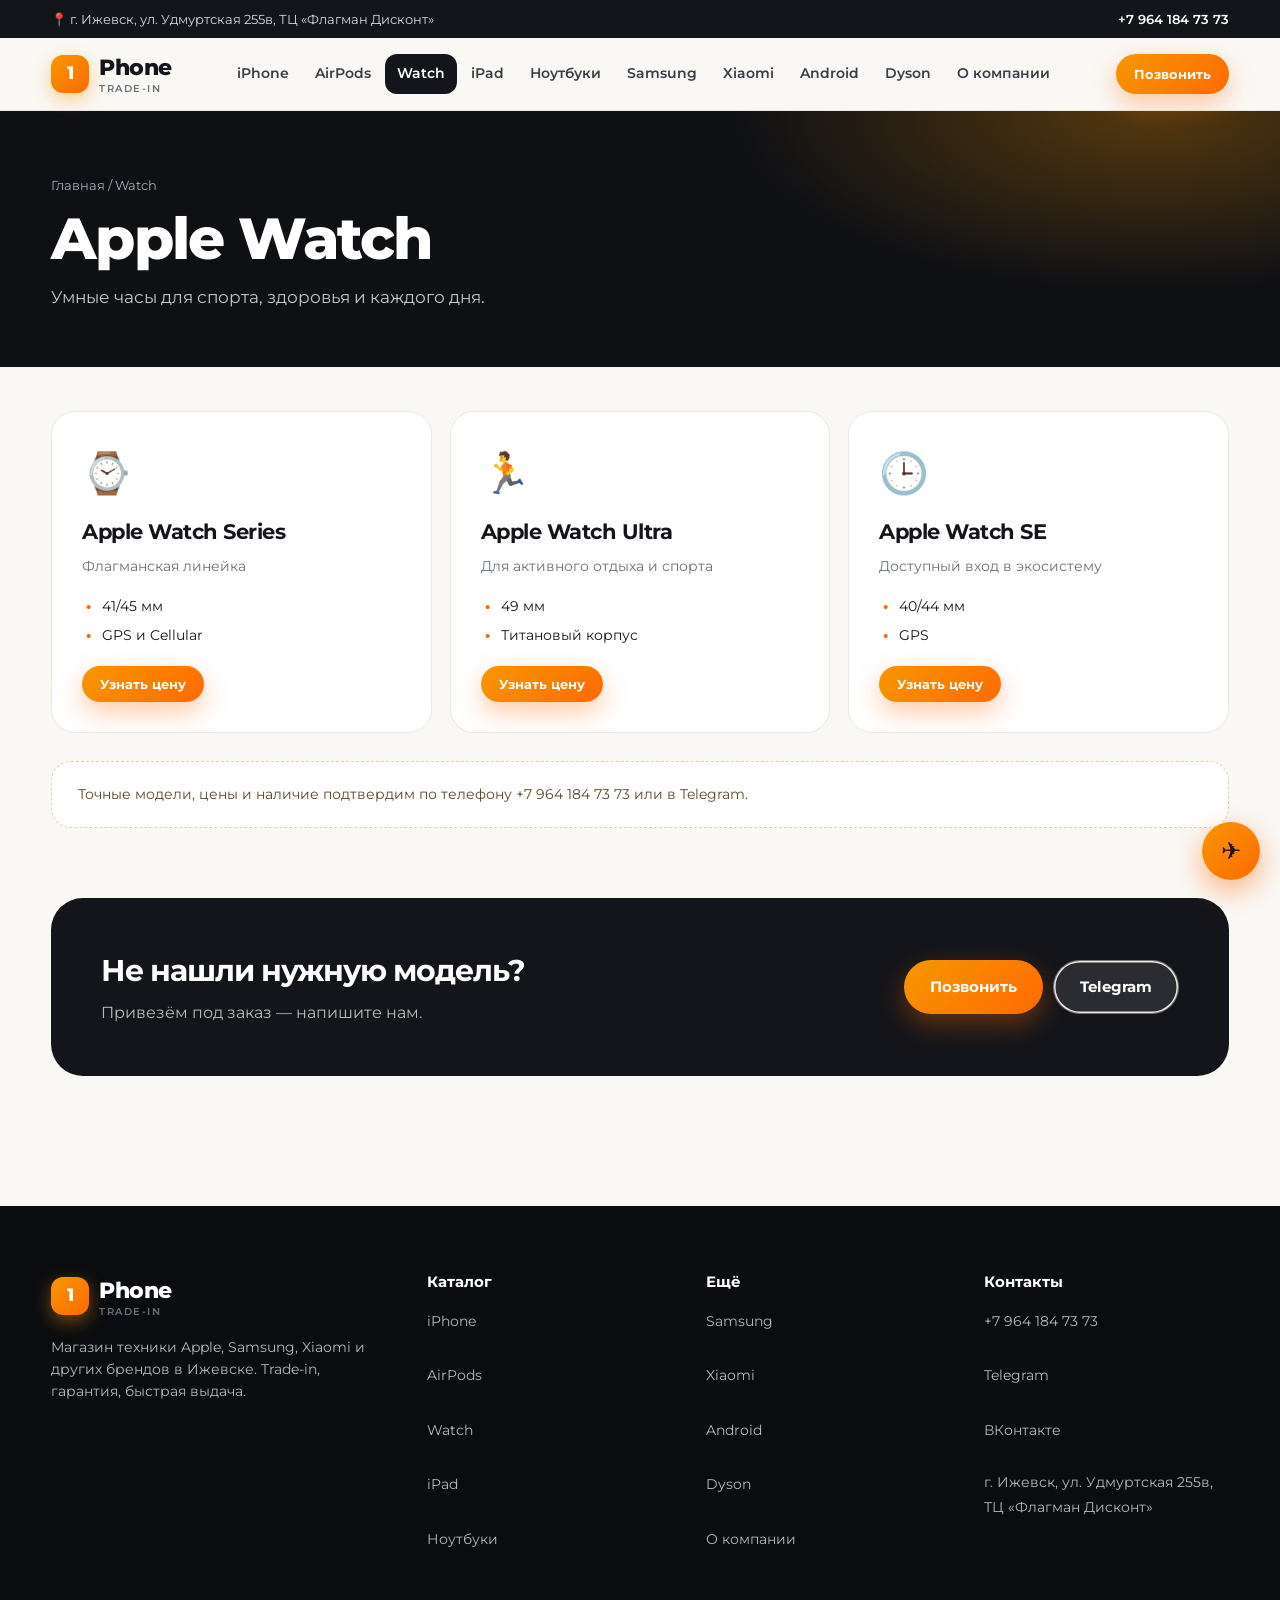
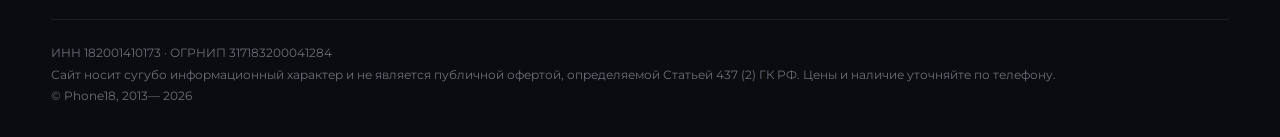
<file: watch.html>
<!doctype html>
<html lang="ru">
  <head>
    <meta charset="utf-8" />
    <meta name="viewport" content="width=device-width,initial-scale=1" />
    <title>Apple Watch — купить в Ижевске | 1Phone TRADE-IN</title>
    <meta name="description" content="Умные часы для спорта, здоровья и каждого дня." />
    <link rel="preconnect" href="https://fonts.googleapis.com" />
    <link rel="preconnect" href="https://fonts.gstatic.com" crossorigin />
    <link
      href="https://fonts.googleapis.com/css2?family=Montserrat:wght@400;500;600;700;800&display=swap&subset=cyrillic"
      rel="stylesheet"
    />
    <link rel="stylesheet" href="main.css" />
  </head>
  <body>
    <div class="topbar">
      <div class="wrap">
        <span>📍 г. Ижевск, ул. Удмуртская 255в, ТЦ «Флагман Дисконт»</span>
        <span class="hide2"><a href="tel:+79641847373">+7 964 184 73 73</a></span>
      </div>
    </div>
    <header class="nav">
      <div class="wrap">
        <a class="logo" href="index.html">
          <i>1</i>
          <span>
            Phone
            <small>TRADE-IN</small>
          </span>
        </a>
        <nav class="menu">
          <ul>
            <li><a href="iphone.html">iPhone</a></li>
            <li><a href="airpods.html">AirPods</a></li>
            <li><a href="watch.html" class="on">Watch</a></li>
            <li><a href="ipad.html">iPad</a></li>
            <li><a href="laptops.html">Ноутбуки</a></li>
            <li><a href="samsung.html">Samsung</a></li>
            <li><a href="xiaomi.html">Xiaomi</a></li>
            <li><a href="android.html">Android</a></li>
            <li><a href="dyson.html">Dyson</a></li>
            <li><a href="about.html">О компании</a></li>
          </ul>
        </nav>
        <a class="btn p sm" href="tel:+79641847373">Позвонить</a>
        <button class="burger" aria-label="Меню">☰</button>
      </div>
    </header>
    <div class="pagehead">
      <div class="wrap">
        <div class="crumbs">
          <a href="index.html">Главная</a>
          / Watch
        </div>
        <h1>Apple Watch</h1>
        <p>Умные часы для спорта, здоровья и каждого дня.</p>
      </div>
    </div>
    <section style="padding-top: 44px">
      <div class="wrap">
        <div class="lines">
          <div class="ln-c rv-in">
            <div class="e">⌚</div>
            <h3>Apple Watch Series</h3>
            <p>Флагманская линейка</p>
            <ul>
              <li>41/45 мм</li>
              <li>GPS и Cellular</li>
            </ul>
            <button
              class="btn p sm"
              style="margin-top: 16px"
              data-order="Узнать цену: Apple Watch Series"
            >
              Узнать цену
            </button>
          </div>
          <div class="ln-c rv-in">
            <div class="e">🏃</div>
            <h3>Apple Watch Ultra</h3>
            <p>Для активного отдыха и спорта</p>
            <ul>
              <li>49 мм</li>
              <li>Титановый корпус</li>
            </ul>
            <button
              class="btn p sm"
              style="margin-top: 16px"
              data-order="Узнать цену: Apple Watch Ultra"
            >
              Узнать цену
            </button>
          </div>
          <div class="ln-c rv-in">
            <div class="e">🕒</div>
            <h3>Apple Watch SE</h3>
            <p>Доступный вход в экосистему</p>
            <ul>
              <li>40/44 мм</li>
              <li>GPS</li>
            </ul>
            <button
              class="btn p sm"
              style="margin-top: 16px"
              data-order="Узнать цену: Apple Watch SE"
            >
              Узнать цену
            </button>
          </div>
        </div>
        <p class="note" style="margin-top: 28px">
          Точные модели, цены и наличие подтвердим по телефону +7 964 184 73 73 или в Telegram.
        </p>
        <div class="banner rv-in">
          <div>
            <h3>Не нашли нужную модель?</h3>
            <p>Привезём под заказ — напишите нам.</p>
          </div>
          <div style="display: flex; gap: 10px; flex-wrap: wrap">
            <a class="btn p" href="tel:+79641847373">Позвонить</a>
            <a
              class="btn g"
              style="
                background: rgba(255, 255, 255, 0.1);
                color: #fff;
                border: 1.5px solid rgba(255, 255, 255, 0.35);
              "
              href="https://t.me/hochunout"
              target="_blank"
              rel="noopener"
            >
              Telegram
            </a>
          </div>
        </div>
      </div>
    </section>
    <footer>
      <div class="wrap">
        <div class="cols">
          <div>
            <a class="logo" href="index.html">
              <i>1</i>
              <span style="color: #fff">
                Phone
                <small>TRADE-IN</small>
              </span>
            </a>
            <p style="margin-top: 14px; font-size: 14px">
              Магазин техники Apple, Samsung, Xiaomi и других брендов в Ижевске. Trade-in, гарантия,
              быстрая выдача.
            </p>
          </div>
          <div>
            <h5>Каталог</h5>
            <a href="iphone.html">iPhone</a>
            <br />
            <a href="airpods.html">AirPods</a>
            <br />
            <a href="watch.html">Watch</a>
            <br />
            <a href="ipad.html">iPad</a>
            <br />
            <a href="laptops.html">Ноутбуки</a>
            <br />
          </div>
          <div>
            <h5>Ещё</h5>
            <a href="samsung.html">Samsung</a>
            <br />
            <a href="xiaomi.html">Xiaomi</a>
            <br />
            <a href="android.html">Android</a>
            <br />
            <a href="dyson.html">Dyson</a>
            <br />
            <a href="about.html">О компании</a>
            <br />
          </div>
          <div>
            <h5>Контакты</h5>
            <a href="tel:+79641847373">+7 964 184 73 73</a>
            <br />
            <a href="https://t.me/hochunout" target="_blank" rel="noopener">Telegram</a>
            <br />
            <a href="https://vk.com/hochunout" target="_blank" rel="noopener">ВКонтакте</a>
            <br />
            <span style="font-size: 14px">
              г. Ижевск, ул. Удмуртская 255в, ТЦ «Флагман Дисконт»
            </span>
          </div>
        </div>
        <div class="cp leg">
          ИНН 182001410173 · ОГРНИП 317183200041284
          <br />
          Сайт носит сугубо информационный характер и не является публичной офертой, определяемой
          Статьей 437 (2) ГК РФ. Цены и наличие уточняйте по телефону.
          <br />
          © Phone18, 2013—
          <span id="yr">2026</span>
        </div>
      </div>
    </footer>
    <a
      class="fab"
      href="https://t.me/hochunout"
      target="_blank"
      rel="noopener"
      aria-label="Telegram"
    >
      ✈️
    </a>
    <script src="main.js"></script>
  </body>
</html>
</file>
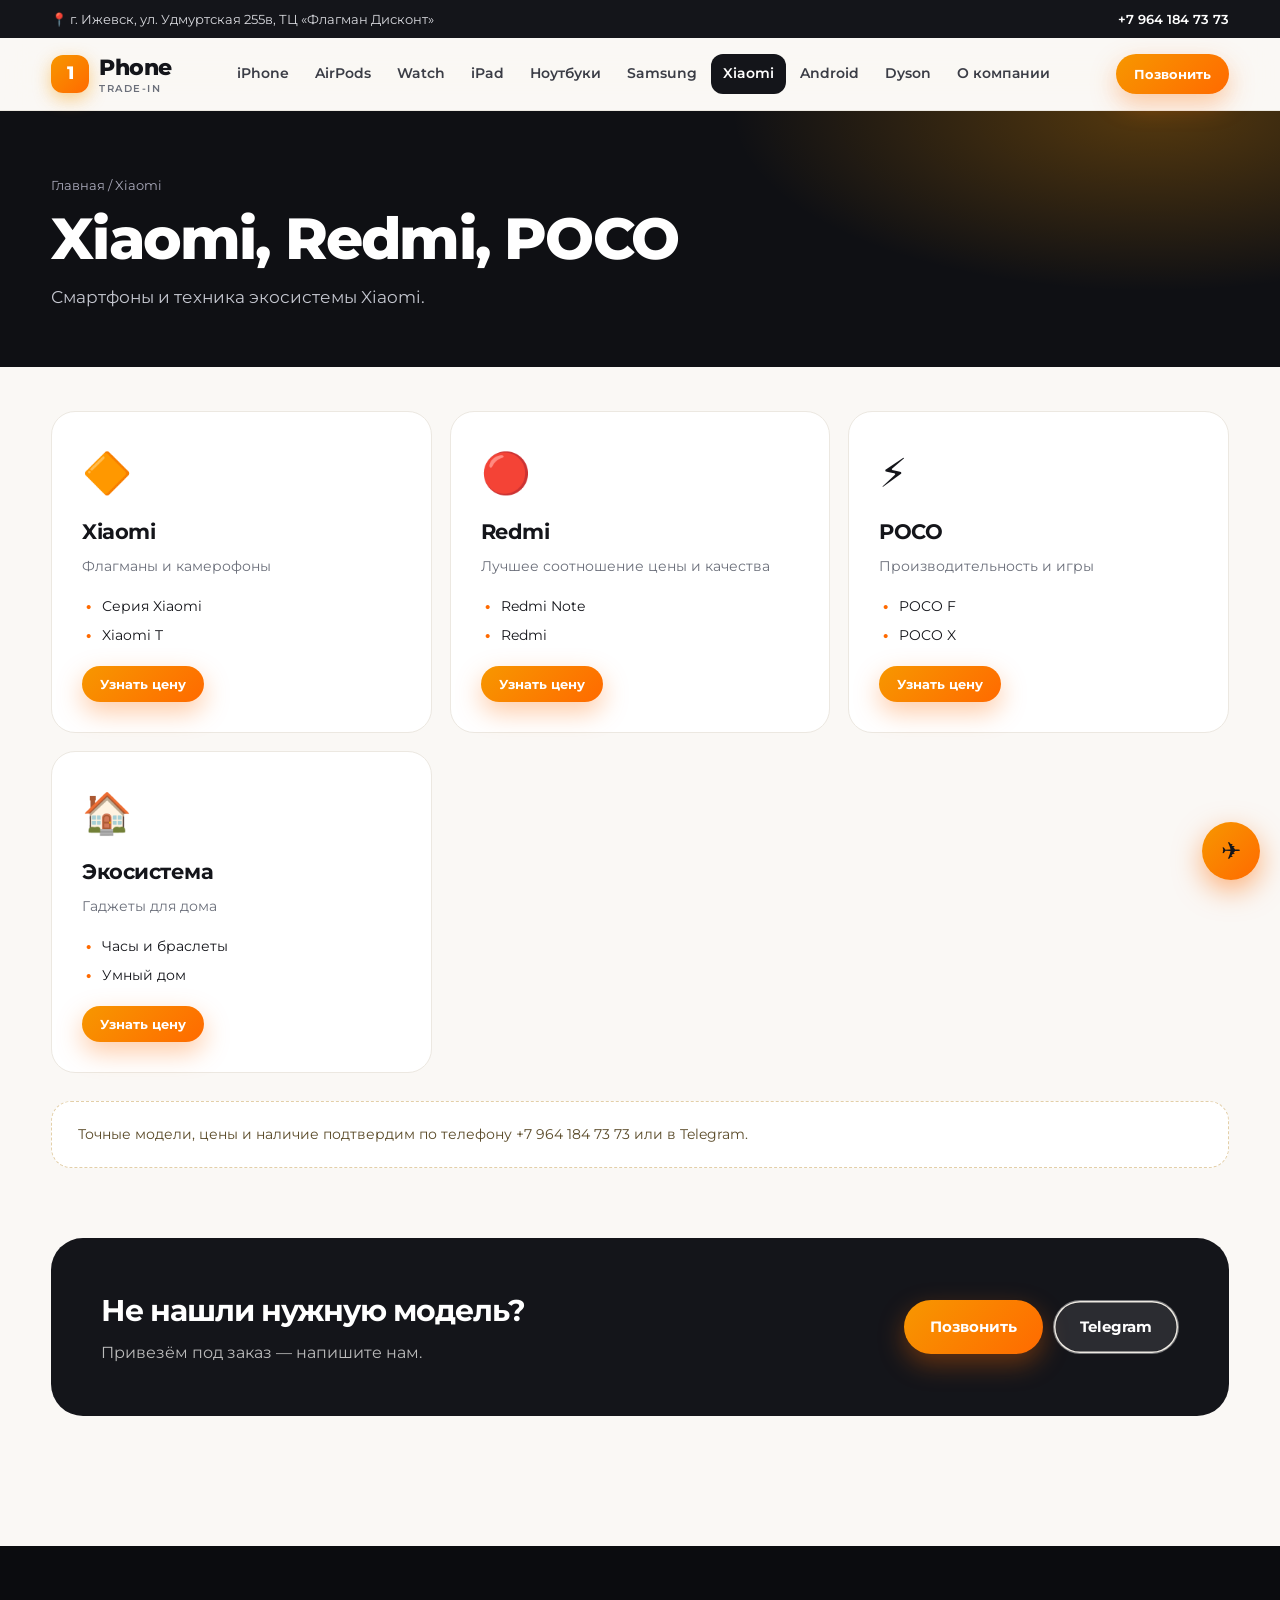
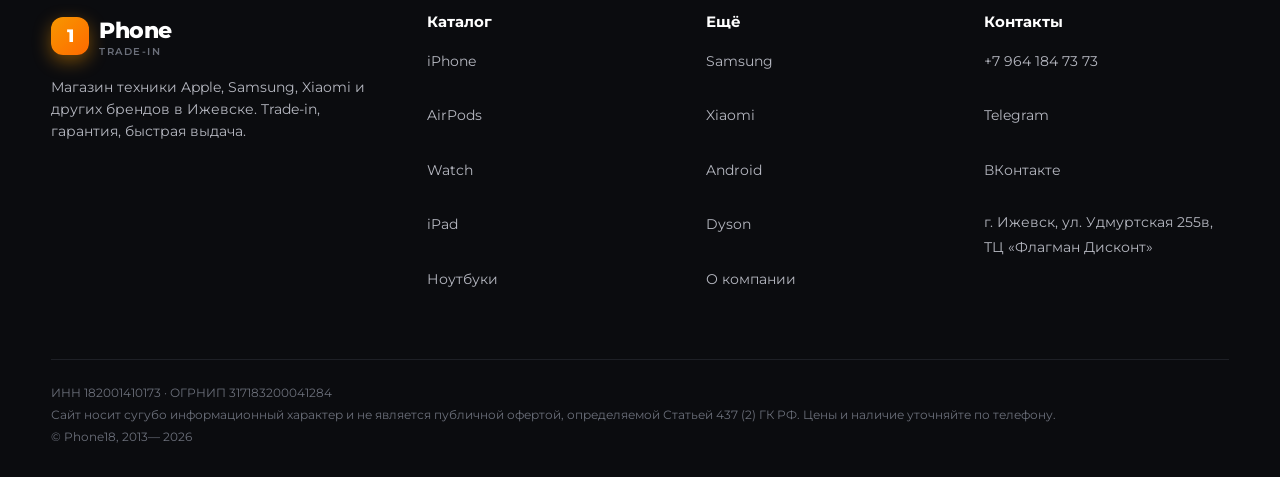
<file: xiaomi.html>
<!doctype html>
<html lang="ru">
  <head>
    <meta charset="utf-8" />
    <meta name="viewport" content="width=device-width,initial-scale=1" />
    <title>Xiaomi, Redmi, POCO — купить в Ижевске | 1Phone TRADE-IN</title>
    <meta name="description" content="Смартфоны и техника экосистемы Xiaomi." />
    <link rel="preconnect" href="https://fonts.googleapis.com" />
    <link rel="preconnect" href="https://fonts.gstatic.com" crossorigin />
    <link
      href="https://fonts.googleapis.com/css2?family=Montserrat:wght@400;500;600;700;800&display=swap&subset=cyrillic"
      rel="stylesheet"
    />
    <link rel="stylesheet" href="main.css" />
  </head>
  <body>
    <div class="topbar">
      <div class="wrap">
        <span>📍 г. Ижевск, ул. Удмуртская 255в, ТЦ «Флагман Дисконт»</span>
        <span class="hide2"><a href="tel:+79641847373">+7 964 184 73 73</a></span>
      </div>
    </div>
    <header class="nav">
      <div class="wrap">
        <a class="logo" href="index.html">
          <i>1</i>
          <span>
            Phone
            <small>TRADE-IN</small>
          </span>
        </a>
        <nav class="menu">
          <ul>
            <li><a href="iphone.html">iPhone</a></li>
            <li><a href="airpods.html">AirPods</a></li>
            <li><a href="watch.html">Watch</a></li>
            <li><a href="ipad.html">iPad</a></li>
            <li><a href="laptops.html">Ноутбуки</a></li>
            <li><a href="samsung.html">Samsung</a></li>
            <li><a href="xiaomi.html" class="on">Xiaomi</a></li>
            <li><a href="android.html">Android</a></li>
            <li><a href="dyson.html">Dyson</a></li>
            <li><a href="about.html">О компании</a></li>
          </ul>
        </nav>
        <a class="btn p sm" href="tel:+79641847373">Позвонить</a>
        <button class="burger" aria-label="Меню">☰</button>
      </div>
    </header>
    <div class="pagehead">
      <div class="wrap">
        <div class="crumbs">
          <a href="index.html">Главная</a>
          / Xiaomi
        </div>
        <h1>Xiaomi, Redmi, POCO</h1>
        <p>Смартфоны и техника экосистемы Xiaomi.</p>
      </div>
    </div>
    <section style="padding-top: 44px">
      <div class="wrap">
        <div class="lines">
          <div class="ln-c rv-in">
            <div class="e">🔶</div>
            <h3>Xiaomi</h3>
            <p>Флагманы и камерофоны</p>
            <ul>
              <li>Серия Xiaomi</li>
              <li>Xiaomi T</li>
            </ul>
            <button class="btn p sm" style="margin-top: 16px" data-order="Узнать цену: Xiaomi">
              Узнать цену
            </button>
          </div>
          <div class="ln-c rv-in">
            <div class="e">🔴</div>
            <h3>Redmi</h3>
            <p>Лучшее соотношение цены и качества</p>
            <ul>
              <li>Redmi Note</li>
              <li>Redmi</li>
            </ul>
            <button class="btn p sm" style="margin-top: 16px" data-order="Узнать цену: Redmi">
              Узнать цену
            </button>
          </div>
          <div class="ln-c rv-in">
            <div class="e">⚡</div>
            <h3>POCO</h3>
            <p>Производительность и игры</p>
            <ul>
              <li>POCO F</li>
              <li>POCO X</li>
            </ul>
            <button class="btn p sm" style="margin-top: 16px" data-order="Узнать цену: POCO">
              Узнать цену
            </button>
          </div>
          <div class="ln-c rv-in">
            <div class="e">🏠</div>
            <h3>Экосистема</h3>
            <p>Гаджеты для дома</p>
            <ul>
              <li>Часы и браслеты</li>
              <li>Умный дом</li>
            </ul>
            <button class="btn p sm" style="margin-top: 16px" data-order="Узнать цену: Экосистема">
              Узнать цену
            </button>
          </div>
        </div>
        <p class="note" style="margin-top: 28px">
          Точные модели, цены и наличие подтвердим по телефону +7 964 184 73 73 или в Telegram.
        </p>
        <div class="banner rv-in">
          <div>
            <h3>Не нашли нужную модель?</h3>
            <p>Привезём под заказ — напишите нам.</p>
          </div>
          <div style="display: flex; gap: 10px; flex-wrap: wrap">
            <a class="btn p" href="tel:+79641847373">Позвонить</a>
            <a
              class="btn g"
              style="
                background: rgba(255, 255, 255, 0.1);
                color: #fff;
                border: 1.5px solid rgba(255, 255, 255, 0.35);
              "
              href="https://t.me/hochunout"
              target="_blank"
              rel="noopener"
            >
              Telegram
            </a>
          </div>
        </div>
      </div>
    </section>
    <footer>
      <div class="wrap">
        <div class="cols">
          <div>
            <a class="logo" href="index.html">
              <i>1</i>
              <span style="color: #fff">
                Phone
                <small>TRADE-IN</small>
              </span>
            </a>
            <p style="margin-top: 14px; font-size: 14px">
              Магазин техники Apple, Samsung, Xiaomi и других брендов в Ижевске. Trade-in, гарантия,
              быстрая выдача.
            </p>
          </div>
          <div>
            <h5>Каталог</h5>
            <a href="iphone.html">iPhone</a>
            <br />
            <a href="airpods.html">AirPods</a>
            <br />
            <a href="watch.html">Watch</a>
            <br />
            <a href="ipad.html">iPad</a>
            <br />
            <a href="laptops.html">Ноутбуки</a>
            <br />
          </div>
          <div>
            <h5>Ещё</h5>
            <a href="samsung.html">Samsung</a>
            <br />
            <a href="xiaomi.html">Xiaomi</a>
            <br />
            <a href="android.html">Android</a>
            <br />
            <a href="dyson.html">Dyson</a>
            <br />
            <a href="about.html">О компании</a>
            <br />
          </div>
          <div>
            <h5>Контакты</h5>
            <a href="tel:+79641847373">+7 964 184 73 73</a>
            <br />
            <a href="https://t.me/hochunout" target="_blank" rel="noopener">Telegram</a>
            <br />
            <a href="https://vk.com/hochunout" target="_blank" rel="noopener">ВКонтакте</a>
            <br />
            <span style="font-size: 14px">
              г. Ижевск, ул. Удмуртская 255в, ТЦ «Флагман Дисконт»
            </span>
          </div>
        </div>
        <div class="cp leg">
          ИНН 182001410173 · ОГРНИП 317183200041284
          <br />
          Сайт носит сугубо информационный характер и не является публичной офертой, определяемой
          Статьей 437 (2) ГК РФ. Цены и наличие уточняйте по телефону.
          <br />
          © Phone18, 2013—
          <span id="yr">2026</span>
        </div>
      </div>
    </footer>
    <a
      class="fab"
      href="https://t.me/hochunout"
      target="_blank"
      rel="noopener"
      aria-label="Telegram"
    >
      ✈️
    </a>
    <script src="main.js"></script>
  </body>
</html>
</file>
<file: main.css>
:root {
  --o: #f79700;
  --o2: #ff6a00;
  --ink: #14151a;
  --mut: #6b6f7a;
  --bg: #faf8f5;
  --card: #fff;
  --line: #ece8e1;
  --r: 24px;
  --sh: 0 10px 40px rgba(20, 21, 26, 0.08);
}
* {
  box-sizing: border-box;
  margin: 0;
  padding: 0;
}
html {
  scroll-behavior: smooth;
}
body {
  font-family: "Montserrat", system-ui, sans-serif;
  color: var(--ink);
  background: var(--bg);
  line-height: 1.55;
  -webkit-font-smoothing: antialiased;
}
a {
  color: inherit;
  text-decoration: none;
}
img {
  max-width: 100%;
  display: block;
}
.wrap {
  width: min(1200px, 92%);
  margin: 0 auto;
}
.topbar {
  background: var(--ink);
  color: #d8d9de;
  font-size: 13px;
}
.topbar .wrap {
  display: flex;
  justify-content: space-between;
  align-items: center;
  gap: 16px;
  padding: 9px 0;
}
.topbar a {
  color: #fff;
  font-weight: 600;
}
header.nav {
  position: sticky;
  top: 0;
  z-index: 50;
  background: rgba(250, 248, 245, 0.85);
  backdrop-filter: saturate(180%) blur(16px);
  border-bottom: 1px solid var(--line);
}
header.nav .wrap {
  display: flex;
  align-items: center;
  justify-content: space-between;
  height: 72px;
  gap: 20px;
}
.logo {
  display: flex;
  align-items: center;
  gap: 10px;
  font-weight: 800;
  font-size: 22px;
  letter-spacing: -0.5px;
}
.logo i {
  width: 38px;
  height: 38px;
  border-radius: 12px;
  background: linear-gradient(135deg, var(--o), var(--o2));
  display: grid;
  place-items: center;
  color: #fff;
  font-style: normal;
  font-size: 18px;
  box-shadow: 0 6px 18px rgba(247, 151, 0, 0.45);
}
.logo small {
  display: block;
  font-size: 10px;
  font-weight: 600;
  color: var(--mut);
  letter-spacing: 1.5px;
  margin-top: -4px;
}
nav.menu ul {
  display: flex;
  list-style: none;
  gap: 2px;
}
nav.menu a {
  display: block;
  padding: 9px 12px;
  border-radius: 12px;
  font-size: 14px;
  font-weight: 600;
  color: #3b3d46;
  transition: 0.2s;
}
nav.menu a:hover {
  background: #fff;
  color: var(--ink);
}
nav.menu a.on {
  background: var(--ink);
  color: #fff;
}
.burger {
  display: none;
  width: 44px;
  height: 44px;
  border: 0;
  border-radius: 12px;
  background: #fff;
  font-size: 22px;
  cursor: pointer;
  box-shadow: var(--sh);
}
.btn {
  display: inline-flex;
  align-items: center;
  justify-content: center;
  gap: 8px;
  padding: 14px 26px;
  border-radius: 999px;
  font-weight: 700;
  font-size: 15px;
  border: 0;
  cursor: pointer;
  transition: 0.25s;
  font-family: inherit;
}
.btn.p {
  background: linear-gradient(135deg, var(--o), var(--o2));
  color: #fff;
  box-shadow: 0 10px 26px rgba(255, 106, 0, 0.35);
}
.btn.p:hover {
  transform: translateY(-2px);
  box-shadow: 0 14px 32px rgba(255, 106, 0, 0.45);
}
.btn.g {
  background: #fff;
  color: var(--ink);
  box-shadow: inset 0 0 0 1.5px var(--line);
}
.btn.g:hover {
  box-shadow: inset 0 0 0 1.5px var(--ink);
}
.btn.d {
  background: var(--ink);
  color: #fff;
}
.btn.sm {
  padding: 10px 18px;
  font-size: 13px;
}
.hero {
  position: relative;
  background: radial-gradient(900px 500px at 85% 20%, rgba(247, 151, 0, 0.35), transparent 60%),
    radial-gradient(700px 400px at 10% 90%, rgba(255, 106, 0, 0.18), transparent 60%), #0f1014;
  color: #fff;
  overflow: hidden;
}
.hero .wrap {
  display: grid;
  grid-template-columns: 1.1fr 0.9fr;
  gap: 40px;
  align-items: center;
  padding: 90px 0 100px;
}
.tag {
  display: inline-block;
  padding: 7px 14px;
  border-radius: 999px;
  background: rgba(255, 255, 255, 0.1);
  border: 1px solid rgba(255, 255, 255, 0.18);
  font-size: 13px;
  font-weight: 600;
  margin-bottom: 22px;
}
.hero h1 {
  font-size: clamp(36px, 5.4vw, 68px);
  line-height: 1.04;
  letter-spacing: -2px;
  font-weight: 800;
}
.hero h1 em {
  font-style: normal;
  background: linear-gradient(135deg, #ffc14d, var(--o2));
  -webkit-background-clip: text;
  background-clip: text;
  color: transparent;
}
.hero p.lead {
  margin: 22px 0 32px;
  font-size: 18px;
  color: #c5c7d0;
  max-width: 520px;
}
.hero .cta {
  display: flex;
  gap: 14px;
  flex-wrap: wrap;
}
.hero .stats {
  display: flex;
  gap: 34px;
  margin-top: 44px;
  flex-wrap: wrap;
}
.hero .stats b {
  display: block;
  font-size: 30px;
  font-weight: 800;
}
.hero .stats span {
  font-size: 13px;
  color: #aab;
}
.phone-art {
  position: relative;
  height: 480px;
}
.phone-art .ph {
  position: absolute;
  width: 210px;
  height: 430px;
  border-radius: 42px;
  background: linear-gradient(160deg, #2b2d36, #0b0c10);
  border: 2px solid #3a3d48;
  box-shadow: 0 40px 80px rgba(0, 0, 0, 0.6);
}
.phone-art .ph::after {
  content: "";
  position: absolute;
  inset: 10px;
  border-radius: 34px;
  background: linear-gradient(160deg, var(--o), var(--o2) 60%, #7a1f00);
}
.phone-art .ph::before {
  content: "";
  position: absolute;
  top: 20px;
  left: 50%;
  transform: translateX(-50%);
  width: 70px;
  height: 20px;
  border-radius: 12px;
  background: #000;
  z-index: 2;
}
.phone-art .a {
  left: 4%;
  top: 50px;
  transform: rotate(-9deg);
}
.phone-art .b {
  right: 4%;
  top: 0;
  transform: rotate(8deg);
}
.phone-art .b::after {
  background: linear-gradient(160deg, #5a8dff, #2a2f7a);
}
.float {
  position: absolute;
  background: #fff;
  color: var(--ink);
  padding: 12px 16px;
  border-radius: 16px;
  font-weight: 700;
  font-size: 13px;
  box-shadow: var(--sh);
  animation: fl 5s ease-in-out infinite;
}
.float span {
  display: block;
  font-size: 11px;
  color: var(--mut);
  font-weight: 600;
}
.f1 {
  left: 0;
  bottom: 60px;
}
.f2 {
  right: 0;
  bottom: 130px;
  animation-delay: -2.5s;
}
@keyframes fl {
  50% {
    transform: translateY(-12px);
  }
}
section {
  padding: 90px 0;
}
.sh {
  text-align: center;
  max-width: 680px;
  margin: 0 auto 52px;
}
.sh small {
  color: var(--o2);
  font-weight: 800;
  letter-spacing: 2px;
  font-size: 12px;
  text-transform: uppercase;
}
.sh h2 {
  font-size: clamp(28px, 4vw, 44px);
  letter-spacing: -1.2px;
  line-height: 1.1;
  margin: 10px 0 14px;
  font-weight: 800;
}
.sh p {
  color: var(--mut);
  font-size: 17px;
}
.cats {
  display: grid;
  grid-template-columns: repeat(4, 1fr);
  gap: 18px;
}
.cat {
  background: var(--card);
  border-radius: var(--r);
  padding: 28px;
  border: 1px solid var(--line);
  transition: 0.3s;
  position: relative;
  overflow: hidden;
  min-height: 210px;
  display: flex;
  flex-direction: column;
  justify-content: space-between;
}
.cat:hover {
  transform: translateY(-6px);
  box-shadow: var(--sh);
  border-color: transparent;
}
.cat .ic {
  font-size: 44px;
}
.cat h3 {
  font-size: 22px;
  letter-spacing: -0.5px;
}
.cat p {
  font-size: 13px;
  color: var(--mut);
  margin-top: 4px;
}
.cat .ar {
  position: absolute;
  right: 22px;
  top: 22px;
  width: 36px;
  height: 36px;
  border-radius: 50%;
  background: var(--bg);
  display: grid;
  place-items: center;
  transition: 0.3s;
}
.cat:hover .ar {
  background: var(--o);
  color: #fff;
}
.cat.big {
  grid-column: span 2;
  background: linear-gradient(135deg, var(--ink), #2a2c36);
  color: #fff;
}
.cat.big p {
  color: #bbb;
}
.cat.big .ar {
  background: rgba(255, 255, 255, 0.12);
}
.steps {
  display: grid;
  grid-template-columns: repeat(4, 1fr);
  gap: 20px;
  counter-reset: s;
}
.step {
  background: var(--card);
  border-radius: var(--r);
  padding: 30px;
  border: 1px solid var(--line);
  position: relative;
}
.step::before {
  counter-increment: s;
  content: counter(s);
  display: grid;
  place-items: center;
  width: 48px;
  height: 48px;
  border-radius: 16px;
  background: linear-gradient(135deg, var(--o), var(--o2));
  color: #fff;
  font-weight: 800;
  font-size: 20px;
  margin-bottom: 18px;
}
.step h4 {
  font-size: 18px;
  margin-bottom: 6px;
}
.step p {
  color: var(--mut);
  font-size: 14px;
}
.tradein {
  background: linear-gradient(135deg, #fff3dc, #ffe0c2);
  border-radius: 36px;
  padding: 56px;
  display: grid;
  grid-template-columns: 1fr 1fr;
  gap: 44px;
  align-items: center;
}
.tradein h2 {
  font-size: clamp(28px, 3.6vw, 42px);
  letter-spacing: -1.2px;
  line-height: 1.1;
  margin-bottom: 14px;
}
.tradein ul {
  list-style: none;
  margin: 20px 0;
}
.tradein li {
  padding: 7px 0 7px 32px;
  position: relative;
  font-weight: 600;
}
.tradein li::before {
  content: "✓";
  position: absolute;
  left: 0;
  top: 7px;
  width: 22px;
  height: 22px;
  border-radius: 50%;
  background: var(--o2);
  color: #fff;
  font-size: 12px;
  display: grid;
  place-items: center;
}
.form {
  background: #fff;
  border-radius: 26px;
  padding: 30px;
  box-shadow: var(--sh);
}
.form h3 {
  margin-bottom: 16px;
  font-size: 20px;
}
.fld {
  margin-bottom: 12px;
}
.fld label {
  display: block;
  font-size: 12px;
  font-weight: 700;
  color: var(--mut);
  margin-bottom: 5px;
}
.fld input,
.fld select {
  width: 100%;
  padding: 13px 14px;
  border-radius: 14px;
  border: 1.5px solid var(--line);
  font: inherit;
  background: var(--bg);
  outline: 0;
  transition: 0.2s;
}
.fld input:focus,
.fld select:focus {
  border-color: var(--o);
  background: #fff;
}
.row2 {
  display: grid;
  grid-template-columns: 1fr 1fr;
  gap: 12px;
}
.feat {
  display: grid;
  grid-template-columns: repeat(4, 1fr);
  gap: 18px;
}
.fe {
  padding: 28px;
  border-radius: var(--r);
  background: var(--card);
  border: 1px solid var(--line);
}
.fe .i {
  font-size: 34px;
  margin-bottom: 12px;
}
.fe h4 {
  font-size: 17px;
  margin-bottom: 4px;
}
.fe p {
  font-size: 13.5px;
  color: var(--mut);
}
.rev {
  display: grid;
  grid-template-columns: repeat(3, 1fr);
  gap: 18px;
}
.rv {
  background: var(--card);
  border-radius: var(--r);
  padding: 28px;
  border: 1px solid var(--line);
}
.rv .st {
  color: var(--o);
  letter-spacing: 2px;
  margin-bottom: 10px;
}
.rv p {
  font-size: 15px;
  margin-bottom: 16px;
}
.rv b {
  font-size: 14px;
}
.mapbox {
  display: grid;
  grid-template-columns: 1fr 1.4fr;
  gap: 0;
  background: var(--card);
  border-radius: 32px;
  overflow: hidden;
  border: 1px solid var(--line);
}
.mapbox .info {
  padding: 44px;
}
.mapbox h3 {
  font-size: 28px;
  letter-spacing: -0.8px;
  margin-bottom: 16px;
}
.mapbox .ln {
  display: flex;
  gap: 12px;
  margin: 14px 0;
  font-size: 15px;
}
.mapbox iframe {
  width: 100%;
  height: 100%;
  min-height: 420px;
  border: 0;
}
.soc {
  display: flex;
  gap: 10px;
  margin-top: 22px;
  flex-wrap: wrap;
}
.pagehead {
  background: radial-gradient(700px 300px at 90% 0, rgba(247, 151, 0, 0.3), transparent 60%),
    #0f1014;
  color: #fff;
  padding: 64px 0 56px;
}
.pagehead .crumbs {
  font-size: 13px;
  color: #aab;
  margin-bottom: 14px;
}
.pagehead .crumbs a:hover {
  color: #fff;
}
.pagehead h1 {
  font-size: clamp(34px, 5vw, 58px);
  letter-spacing: -1.8px;
  line-height: 1.05;
  font-weight: 800;
}
.pagehead p {
  color: #c5c7d0;
  margin-top: 14px;
  max-width: 640px;
  font-size: 17px;
}
.tools {
  display: flex;
  gap: 12px;
  flex-wrap: wrap;
  align-items: center;
  margin-bottom: 30px;
}
.chips {
  display: flex;
  gap: 8px;
  flex-wrap: wrap;
}
.chip {
  padding: 10px 18px;
  border-radius: 999px;
  background: #fff;
  border: 1.5px solid var(--line);
  font-weight: 700;
  font-size: 13px;
  cursor: pointer;
  transition: 0.2s;
  font-family: inherit;
}
.chip:hover {
  border-color: var(--ink);
}
.chip.on {
  background: var(--ink);
  color: #fff;
  border-color: var(--ink);
}
.tools .sp {
  flex: 1;
}
.tools input,
.tools select {
  padding: 11px 16px;
  border-radius: 999px;
  border: 1.5px solid var(--line);
  font: inherit;
  font-size: 14px;
  background: #fff;
  outline: 0;
}
.tools input:focus {
  border-color: var(--o);
}
.grid {
  display: grid;
  grid-template-columns: repeat(4, 1fr);
  gap: 18px;
}
.pc {
  background: var(--card);
  border-radius: var(--r);
  border: 1px solid var(--line);
  display: flex;
  flex-direction: column;
  overflow: hidden;
  transition: 0.3s;
}
.pc:hover {
  box-shadow: var(--sh);
  transform: translateY(-4px);
}
.pc .im {
  aspect-ratio: 1;
  background: linear-gradient(160deg, #fff, #f4f0ea);
  display: grid;
  place-items: center;
  padding: 14px;
}
.pc .im img {
  width: 100%;
  height: 100%;
  object-fit: contain;
  mix-blend-mode: multiply;
}
.pc .bd {
  padding: 20px;
  display: flex;
  flex-direction: column;
  gap: 6px;
  flex: 1;
}
.pc h3 {
  font-size: 19px;
  letter-spacing: -0.4px;
}
.pc .nt {
  font-size: 12px;
  font-weight: 700;
  color: var(--o2);
}
.pc .sp {
  font-size: 12.5px;
  color: var(--mut);
  line-height: 1.6;
}
.pc .pr {
  margin-top: auto;
  padding-top: 12px;
  font-size: 12px;
  color: var(--mut);
}
.pc .pr b {
  display: block;
  font-size: 24px;
  color: var(--ink);
  letter-spacing: -0.6px;
}
.pc .ac {
  display: flex;
  gap: 8px;
  margin-top: 12px;
}
.pc .ac .btn {
  flex: 1;
  padding: 11px 10px;
  font-size: 13px;
}
.det {
  display: none;
  padding: 0 20px 20px;
}
.pc.open .det {
  display: block;
}
.grp {
  border-top: 1px dashed var(--line);
  padding: 11px 0;
}
.grp h5 {
  font-size: 13px;
  margin-bottom: 6px;
}
.grp div {
  display: flex;
  justify-content: space-between;
  font-size: 12.5px;
  padding: 2px 0;
  color: #444;
}
.grp div b {
  color: var(--ink);
}
.empty {
  grid-column: 1/-1;
  text-align: center;
  padding: 60px;
  color: var(--mut);
}
.lines {
  display: grid;
  grid-template-columns: repeat(3, 1fr);
  gap: 18px;
}
.ln-c {
  background: var(--card);
  border: 1px solid var(--line);
  border-radius: var(--r);
  padding: 30px;
  transition: 0.3s;
}
.ln-c:hover {
  box-shadow: var(--sh);
  transform: translateY(-4px);
}
.ln-c .e {
  font-size: 40px;
  margin-bottom: 12px;
}
.ln-c h3 {
  font-size: 21px;
  letter-spacing: -0.5px;
  margin-bottom: 8px;
}
.ln-c p {
  color: var(--mut);
  font-size: 14px;
  margin-bottom: 14px;
}
.ln-c ul {
  list-style: none;
  font-size: 13.5px;
}
.ln-c li {
  padding: 4px 0 4px 20px;
  position: relative;
}
.ln-c li::before {
  content: "•";
  position: absolute;
  left: 4px;
  color: var(--o2);
  font-weight: 800;
}
.note {
  margin-top: 34px;
  padding: 22px 26px;
  border-radius: 20px;
  background: #fff;
  border: 1.5px dashed #e3cfa8;
  font-size: 14px;
  color: #5a4a28;
}
.banner {
  background: var(--ink);
  color: #fff;
  border-radius: 32px;
  padding: 50px;
  display: flex;
  justify-content: space-between;
  align-items: center;
  gap: 28px;
  flex-wrap: wrap;
  margin-top: 70px;
}
.banner h3 {
  font-size: 30px;
  letter-spacing: -1px;
  margin-bottom: 6px;
}
.banner p {
  color: #bbb;
}
.about {
  display: grid;
  grid-template-columns: 1.2fr 1fr;
  gap: 34px;
}
.abox {
  background: var(--card);
  border: 1px solid var(--line);
  border-radius: var(--r);
  padding: 36px;
}
.abox h3 {
  font-size: 24px;
  margin-bottom: 14px;
  letter-spacing: -0.6px;
}
.abox p {
  color: #444;
  margin-bottom: 12px;
}
.leg {
  font-size: 13px;
  color: var(--mut);
  line-height: 1.9;
}
footer {
  background: #0b0c0f;
  color: #b5b7c0;
  padding: 64px 0 30px;
  margin-top: 40px;
}
footer .cols {
  display: grid;
  grid-template-columns: 1.4fr 1fr 1fr 1fr;
  gap: 34px;
}
footer h5 {
  color: #fff;
  margin-bottom: 14px;
  font-size: 15px;
}
footer a {
  display: block;
  padding: 4px 0;
  font-size: 14px;
}
footer a:hover {
  color: #fff;
}
footer .logo {
  color: #fff;
  margin-bottom: 12px;
}
footer .cp {
  border-top: 1px solid #1e2026;
  margin-top: 40px;
  padding-top: 22px;
  font-size: 12px;
  line-height: 1.8;
}
.modal {
  position: fixed;
  inset: 0;
  background: rgba(10, 10, 14, 0.6);
  backdrop-filter: blur(6px);
  display: none;
  place-items: center;
  z-index: 100;
  padding: 20px;
}
.modal.on {
  display: grid;
}
.mb {
  background: #fff;
  border-radius: 28px;
  padding: 34px;
  width: min(440px, 100%);
  position: relative;
  animation: pop 0.25s;
}
@keyframes pop {
  from {
    transform: scale(0.94);
    opacity: 0;
  }
}
.mb h3 {
  font-size: 22px;
  margin-bottom: 6px;
  letter-spacing: -0.5px;
}
.mb p {
  color: var(--mut);
  font-size: 14px;
  margin-bottom: 18px;
}
.mb .x {
  position: absolute;
  right: 16px;
  top: 14px;
  border: 0;
  background: var(--bg);
  width: 36px;
  height: 36px;
  border-radius: 50%;
  font-size: 18px;
  cursor: pointer;
}
.mb .btn {
  width: 100%;
  margin-top: 10px;
}
.toast {
  position: fixed;
  left: 50%;
  bottom: 30px;
  transform: translateX(-50%) translateY(100px);
  background: var(--ink);
  color: #fff;
  padding: 14px 22px;
  border-radius: 14px;
  font-size: 14px;
  font-weight: 600;
  transition: 0.35s;
  z-index: 200;
}
.toast.on {
  transform: translateX(-50%) translateY(0);
}
.rv-in {
  opacity: 0;
  transform: translateY(26px);
  transition: 0.7s;
}
.rv-in.v {
  opacity: 1;
  transform: none;
}
.fab {
  position: fixed;
  right: 20px;
  bottom: 20px;
  z-index: 60;
  width: 58px;
  height: 58px;
  border-radius: 50%;
  background: linear-gradient(135deg, var(--o), var(--o2));
  display: grid;
  place-items: center;
  font-size: 24px;
  box-shadow: 0 10px 28px rgba(255, 106, 0, 0.5);
}
@media (max-width: 1000px) {
  .hero .wrap,
  .tradein,
  .mapbox,
  .about {
    grid-template-columns: 1fr;
  }
  .phone-art {
    display: none;
  }
  .hero .wrap {
    padding: 64px 0;
  }
  .cats,
  .steps,
  .feat,
  .grid {
    grid-template-columns: repeat(2, 1fr);
  }
  .rev,
  .lines {
    grid-template-columns: 1fr;
  }
  footer .cols {
    grid-template-columns: 1fr 1fr;
  }
  .tradein {
    padding: 30px;
  }
  .burger {
    display: block;
  }
  nav.menu {
    position: fixed;
    inset: 72px 0 auto 0;
    background: #fff;
    padding: 14px;
    border-bottom: 1px solid var(--line);
    display: none;
    max-height: calc(100vh - 72px);
    overflow: auto;
  }
  nav.menu.on {
    display: block;
  }
  nav.menu ul {
    flex-direction: column;
  }
  .topbar .hide {
    display: none;
  }
}
@media (max-width: 560px) {
  .cats,
  .steps,
  .feat,
  .grid {
    grid-template-columns: 1fr;
  }
  .cat.big {
    grid-column: auto;
  }
  .row2 {
    grid-template-columns: 1fr;
  }
  section {
    padding: 60px 0;
  }
  .banner {
    padding: 30px;
  }
  .mapbox .info {
    padding: 28px;
  }
}
</file>
